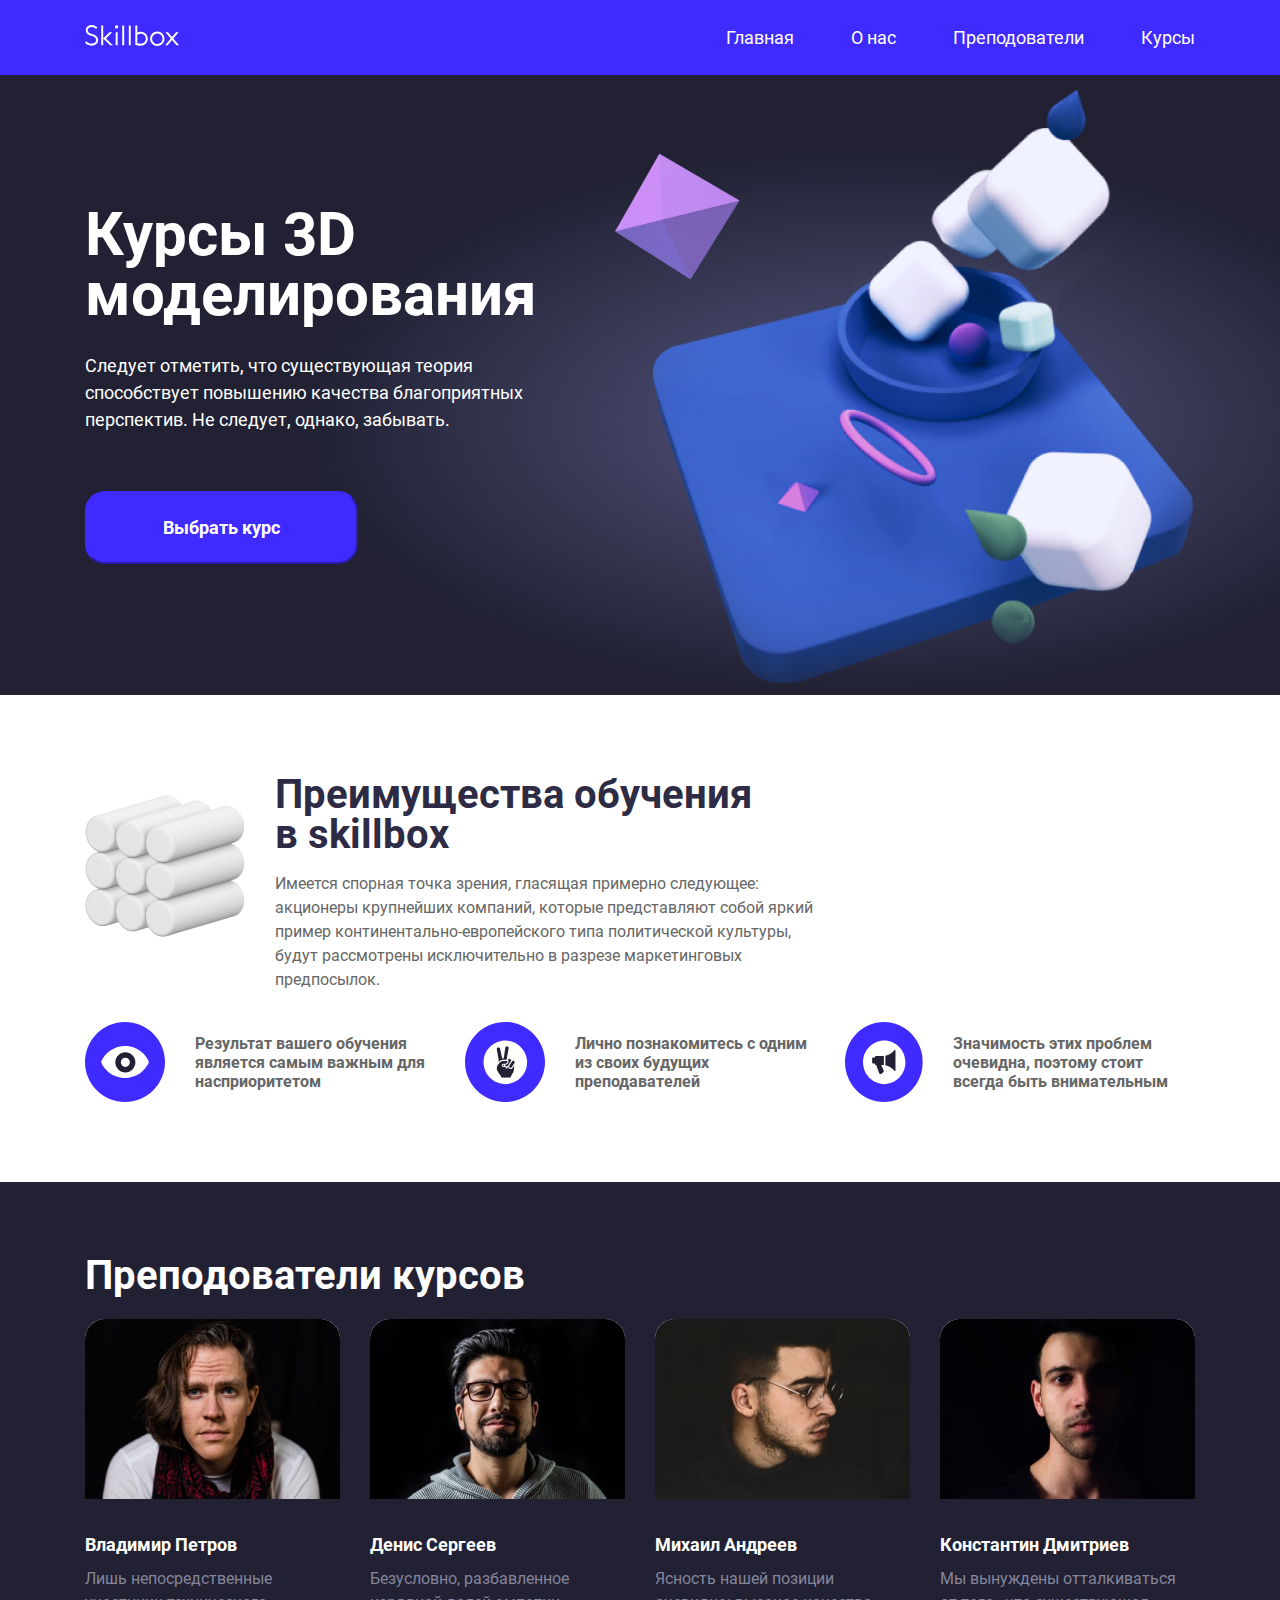
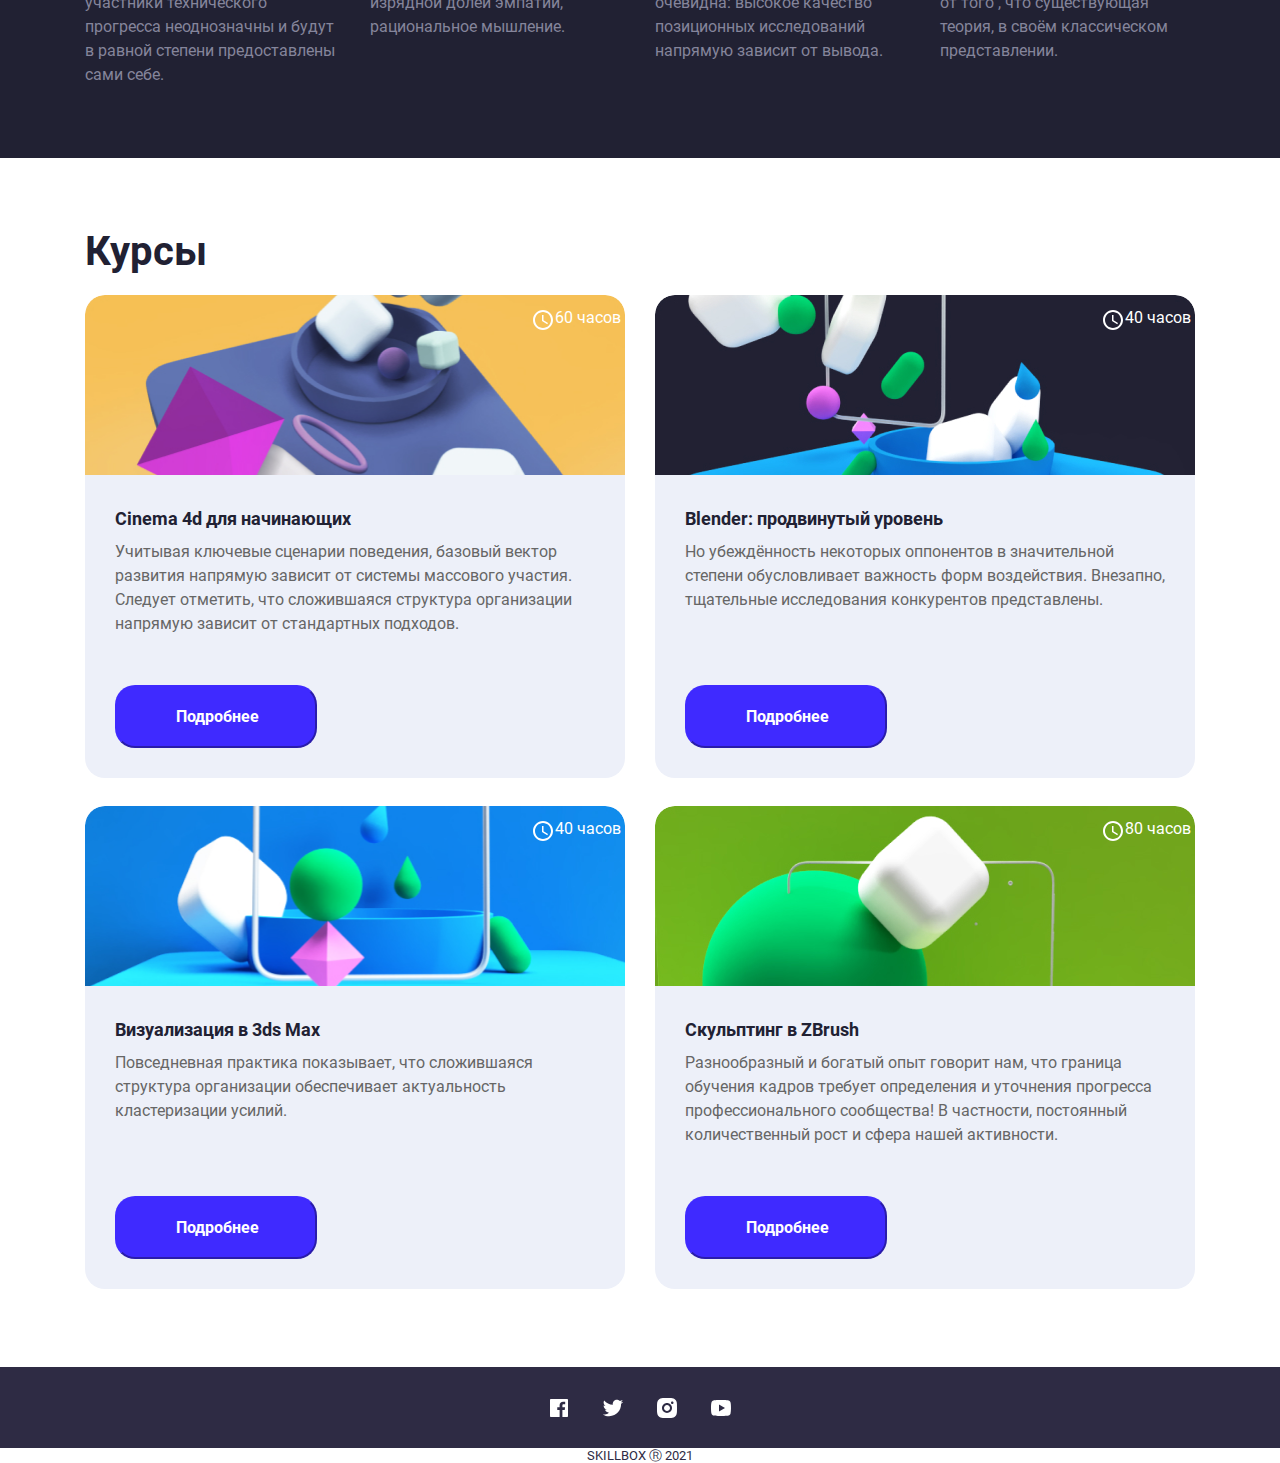
<file: site-3D courses/index.html>
<!DOCTYPE html>
<html lang="en">


<head>
    <meta charset="UTF-8">
    <meta http-equiv="X-UA-Compatible" content="IE=edge">
    <meta name="viewport" content="width=device-width, initial-scale=1.0">
    <title>Skillbox</title>
    <link rel="stylesheet" href="css/normalize.css">
    <link rel="stylesheet" href="css/bootstrap-grid.min.css">
    <link rel="stylesheet" href="css/style.css">
    <link rel="stylesheet" href="css/media.css">
</head>
<div class="body__wrapp">

    <body>
        <header class="header">
            <div class="container header__container">
                <a href="#" class="header__logo-link">
                    <img src="img/skillbox.svg" alt="logotip" class="header__logo">
                    <img src="img/skillbox320.svg" alt="logotip" class="header__logo-mobile">
                </a>
                <div class="header__right">
                    <nav class="header__nav nav">
                        <ul class="nav__list list-reset">
                            <li class="nav__item">
                                <a href="#home" class="nav__link">
                                    Главная
                                </a>
                            </li>
                            <li class="nav__item">
                                <a href="#advantage" class="nav__link">
                                    О нас
                                </a>
                            </li>
                            <li class="nav__item">
                                <a href="#teachers" class="nav__link">
                                    Преподователи
                                </a>
                            </li>
                            <li class="nav__item">
                                <a href="#courses" class="nav__link">
                                    Курсы
                                </a>
                            </li>
                        </ul>
                    </nav>
                    <button class="header__burger-btn btn-reset  flex" id="burger">
                        <span class="header__burger-line"></span>
                        <span class="header__burger-line"></span>
                        <span class="header__burger-line"></span>
                    </button>
                </div>
            </div>
        </header>

        <main class="main">
            <section id="home" class="home">
                <div class="container home__container">
                    <div class="row">
                        <div class="col-sm-12 col-md-6 col-lg-5 home__content-left">
                            <h1 class="home__title reset-margin"> Курсы 3D моделирования </h1>
                            <p class="home__descr reset-margin">
                                Следует отметить, что существующая теория способствует повышению качества благоприятных
                                перспектив. Не следует, однако, забывать.
                            </p>
                            <button class=" btn-reset home__btn">
                                Выбрать курс
                            </button>

                        </div>
                        <div class=" col-sm-12 col-md-6 col-lg-7 home__content-right flex column">
                            <picture>
                                <!-- <source media="(min-width:1110px)" srcset="img/home1.png"> -->
                                <source media="(max-width:820px)" srcset="img/home2.png">
                                <img src="img/home1.png" alt="home">
                            </picture>
                        </div>
                    </div>
                </div>
            </section>

            <section id="advantage" class="advantage">
                <div class="container advantage__container-top">
                    <div class="row ">
                        <div class="col-xs-12 col-sm-4 col-md-3 col-lg-2 advantage__right">
                            <picture>
                                <source srcset="img/adv510.png" media="(max-width:650px)">
                                <source srcset="img/adv610.png" media="(max-width:768px)">
                                <source srcset="img/adv1110.png" media="(min-width:768px)">
                                <img class="advantage__pic" src="img/adv1110.png" alt="advpic">
                            </picture>
                        </div>
                        <div class="col-xs-11 col-sm-8 col-md-7 col-lg-6 advantage__left">
                            <h2 class="advanatge__tatle reset-margin">
                                Преимущества обучения в&nbsp;skillbox
                            </h2>
                            <p class="advanatge__descr reset-margin">
                                Имеется спорная точка зрения, гласящая примерно следующее: акционеры крупнейших
                                компаний,
                                которые представляют собой яркий пример континентально-европейского типа политической
                                культуры, будут рассмотрены исключительно в разрезе маркетинговых предпосылок.
                            </p>
                        </div>
                    </div>
                </div>
                <div class="container advantage__container-bottom">
                    <div class="row">
                        <div class="col-xs-12 col-sm-4 col-md-4 col-lg-4 advantage__item">
                            <div class="advantage__item-descr flex">
                                <img class="advatage__item-img" src="img/advantage1.svg" alt="advantage-pic1">
                                <p class="advatage__item-text reset-margin">Результат вашего обучения является самым
                                    важным для насприоритетом</p>
                            </div>
                        </div>
                        <div class="col-xs-12 col-sm-4 col-md-4 col-lg-4 advantage__item">
                            <div class="advantage__item-descr flex">
                                <img class="advatage__item-img" src="img/advantage2.svg" alt="advantage-pic3">
                                <p class="advatage__item-text reset-margin">Лично познакомитесь с одним из своих будущих
                                    преподавателей</p>
                            </div>
                        </div>
                        <div class=" col-xs-12 col-sm-4 col-md-4 col-lg-4 advantage__item">
                            <div class="advantage__item-descr flex">
                                <img class="advatage__item-img" src="img/advantage3.svg" alt="advantage-pic3">
                                <p class="advatage__item-text reset-margin">Значимость этих проблем очевидна, поэтому
                                    стоит всегда быть внимательным</p>
                            </div>
                        </div>
                    </div>
                </div>

            </section>

            <section id="teachers" class="teachers">
                <div class="container">
                    <h2 class="row teachers__title reset-margin">
                        Преподователи курсов
                    </h2>
                    <div class="row">
                        <div class="col-xs-12 col-sm-6 col-md-6 col-lg-3 teachers__item ">
                            <div class="teachers__item-descr flex column">
                                <picture>
                                    <source media="(max-width: 340px)" srcset="img/avatar13.jpg">
                                    <source media="(max-width: 511px)" srcset="img/avatar9.jpg">
                                    <source media="(max-width: 768px)" srcset="img/avatar5.jpg">
                                    <source media="(min-width: 768px)" srcset="img/avatar1.jpg">
                                    <img class="teachers__avatar" src="img/avatar1.jpg" alt="avatar1">
                                </picture>
                                <!-- <img class="teachers__avatar" src="img/avatar1.jpg" alt="avatar1"> -->

                                <div class="teachers__name">
                                    Владимир Петров
                                </div>
                                <span class="teachers__descr">Лишь непосредственные участники технического прогресса
                                    неоднозначны и будут в равной степени предоставлены сами себе.</span>
                            </div>
                        </div>
                        <div class="col-xs-12 col-sm-6 col-md-6 col-lg-3 teachers__item ">
                            <div class="teachers__item-descr flex column">
                                <!-- <img class="teachers__avatar" src="img/avatar2.jpg" alt="avatar2"> -->
                                <picture>
                                    <source media="(max-width:340px)" srcset="img/avatar14.jpg">
                                    <source media="(max-width:511px)" srcset="img/avatar10.jpg">
                                    <source media="(max-width:768px)" srcset="img/avatar6.jpg">
                                    <source media="(min-width: 768px)" srcset="img/avatar2.jpg">
                                    <img class="teachers__avatar" src="img/avatar2.jpg" alt="avatar2">
                                </picture>

                                <div class="teachers__name">
                                    Денис Сергеев
                                </div>
                                <span class="teachers__descr">Безусловно, разбавленное изрядной долей эмпатии,
                                    рациональное
                                    мышление.</span>
                            </div>
                        </div>
                        <div class="col-xs-12 col-sm-6 col-md-6 col-lg-3 teachers__item ">
                            <div class="teachers__item-descr flex column">
                                <picture>
                                    <source media="(max-width:340px)" srcset="img/avatar15.jpg">
                                    <source media="(max-width:511px)" srcset="img/avatar11.jpg">
                                    <source media="(max-width:768px)" srcset="img/avatar7.jpg">
                                    <source media="(min-width: 768px)" srcset="img/avatar3.jpg">
                                    <img class="teachers__avatar" src="img/avatar3.jpg" alt="avatar3">
                                </picture>
                                <!-- <img class="teachers__avatar" src="img/avatar3.jpg" alt="avatar3"> -->

                                <div class="teachers__name">
                                    Михаил Андреев
                                </div>
                                <span class="teachers__descr">Ясность нашей позиции очевидна: высокое качество
                                    позиционных
                                    исследований напрямую зависит от вывода.</span>
                            </div>
                        </div>
                        <div class="col-xs-12 col-sm-6 col-md-6 col-lg-3 teachers__item ">
                            <div class="teachers__item-descr flex column">
                                <picture>
                                    <source media="(max-width:340px)" srcset="img/avatar16.jpg">
                                    <source media="(max-width:511px)" srcset="img/avatar12.jpg">
                                    <source media="(max-width:768px)" srcset="img/avatar8.jpg">
                                    <source media="(min-width: 768px)" srcset="img/avatar4.jpg">
                                    <img class="teachers__avatar" src="img/avatar4.jpg" alt="avatar4">
                                </picture>
                                <!-- <img class="teachers__avatar" src="img/avatar4.jpg" alt="avatar4"> -->
                                <div class="teachers__name">
                                    Константин Дмитриев
                                </div>
                                <span class="teachers__descr">Мы вынуждены отталкиваться от&nbsp;того&nbsp;,&nbsp;что
                                    существующая теория,
                                    в&nbsp;своём&nbsp;классическом представлении.</span>
                            </div>
                        </div>
                    </div>
                </div>
            </section>


            <section id="courses" class="courses">
                <div class="container">
                    <h2 class=" courses__title reset-margin">
                        Курсы
                    </h2>
                    <ul class="row courses__cards list-reset">
                        <li class="col-sm-12 col-md-6 col-lg-6 courses__card flex">
                            <div class="flex column">
                                <div class="courses__card-image" style="background-image: url('img/courses1.jpg');">
                                    <div class="courses__card-timewrap flex">
                                        <svg width="24" height="24" viewBox="0 0 24 24" fill="none"
                                            xmlns="http://www.w3.org/2000/svg">
                                            <g clip-path="url(#clip0_51_89)">
                                                <path
                                                    d="M11.99 2C6.47 2 2 6.48 2 12C2 17.52 6.47 22 11.99 22C17.52 22 22 17.52 22 12C22 6.48 17.52 2 11.99 2ZM12 20C7.58 20 4 16.42 4 12C4 7.58 7.58 4 12 4C16.42 4 20 7.58 20 12C20 16.42 16.42 20 12 20Z"
                                                    fill="white" />
                                                <path d="M12.5 7H11V13L16.25 16.15L17 14.92L12.5 12.25V7Z"
                                                    fill="white" />
                                            </g>
                                            <defs>
                                                <clipPath id="clip0_51_89">
                                                    <rect width="24" height="24" fill="white" />
                                                </clipPath>
                                            </defs>
                                        </svg>
                                        <span class="courses__card-timetext"> 60 часов</span>

                                    </div>
                                </div>
                                <div class="courses__card-descrrwrap flex column">
                                    <div>
                                        <h3 class="reset-margin courses__card-title">
                                            Cinema 4d для начинающих
                                        </h3>
                                        <p class="courses__card-text reset-margin">
                                            Учитывая ключевые сценарии поведения, базовый вектор развития напрямую
                                            зависит
                                            от
                                            системы массового участия. Следует отметить, что сложившаяся структура
                                            организации
                                            напрямую зависит от стандартных подходов.
                                        </p>
                                    </div>
                                    <button class="btn-reset courses__card-btn">
                                        Подробнее
                                    </button>
                                </div>
                            </div>
                        </li>
                        <li class="col-sm-12 col-md-6 col-lg-6 courses__card flex">
                            <div class="flex column">
                                <div class="courses__card-image" style="background-image: url('img/courses2.jpg');">
                                    <div class="courses__card-timewrap flex">
                                        <svg width="24" height="24" viewBox="0 0 24 24" fill="none"
                                            xmlns="http://www.w3.org/2000/svg">
                                            <g clip-path="url(#clip0_51_89)">
                                                <path
                                                    d="M11.99 2C6.47 2 2 6.48 2 12C2 17.52 6.47 22 11.99 22C17.52 22 22 17.52 22 12C22 6.48 17.52 2 11.99 2ZM12 20C7.58 20 4 16.42 4 12C4 7.58 7.58 4 12 4C16.42 4 20 7.58 20 12C20 16.42 16.42 20 12 20Z"
                                                    fill="white" />
                                                <path d="M12.5 7H11V13L16.25 16.15L17 14.92L12.5 12.25V7Z"
                                                    fill="white" />
                                            </g>
                                            <defs>
                                                <clipPath id="clip0_51_89">
                                                    <rect width="24" height="24" fill="white" />
                                                </clipPath>
                                            </defs>
                                        </svg>
                                        <span class="courses__card-timetext"> 40 часов</span>

                                    </div>
                                </div>
                                <div class="courses__card-descrrwrap flex column">
                                    <div>
                                        <h3 class="reset-margin courses__card-title">
                                            Blender: продвинутый уровень
                                        </h3>
                                        <p class="courses__card-text reset-margin">
                                            Но убеждённость некоторых оппонентов в значительной степени обусловливает
                                            важность
                                            форм воздействия. Внезапно, тщательные исследования конкурентов
                                            представлены.
                                        </p>
                                    </div>
                                    <button class="btn-reset courses__card-btn">
                                        Подробнее
                                    </button>
                                </div>
                            </div>
                        </li>
                        <li class="col-sm-12 col-md-6 col-lg-6 courses__card flex">
                            <div class="flex column">
                                <div class="courses__card-image" style="background-image: url('img/courses3.jpg');">
                                    <div class="courses__card-timewrap flex">
                                        <svg width="24" height="24" viewBox="0 0 24 24" fill="none"
                                            xmlns="http://www.w3.org/2000/svg">
                                            <g clip-path="url(#clip0_51_89)">
                                                <path
                                                    d="M11.99 2C6.47 2 2 6.48 2 12C2 17.52 6.47 22 11.99 22C17.52 22 22 17.52 22 12C22 6.48 17.52 2 11.99 2ZM12 20C7.58 20 4 16.42 4 12C4 7.58 7.58 4 12 4C16.42 4 20 7.58 20 12C20 16.42 16.42 20 12 20Z"
                                                    fill="white" />
                                                <path d="M12.5 7H11V13L16.25 16.15L17 14.92L12.5 12.25V7Z"
                                                    fill="white" />
                                            </g>
                                            <defs>
                                                <clipPath id="clip0_51_89">
                                                    <rect width="24" height="24" fill="white" />
                                                </clipPath>
                                            </defs>
                                        </svg>
                                        <span class="courses__card-timetext"> 40 часов</span>

                                    </div>
                                </div>
                                <div class="courses__card-descrrwrap flex column">
                                    <div>
                                        <h3 class="reset-margin courses__card-title">
                                            Визуализация в 3ds Max
                                        </h3>
                                        <p class="courses__card-text reset-margin">
                                            Повседневная практика показывает, что сложившаяся структура организации
                                            обеспечивает
                                            актуальность кластеризации усилий.
                                        </p>
                                    </div>
                                    <button class="btn-reset courses__card-btn">
                                        Подробнее
                                    </button>
                                </div>
                            </div>
                        </li>
                        <li class="col-sm-12 col-md-6 col-lg-6 courses__card flex">
                            <div class="flex column">
                                <div class="courses__card-image" style="background-image: url('img/courses4.jpg');">
                                    <div class="courses__card-timewrap flex">
                                        <svg width="24" height="24" viewBox="0 0 24 24" fill="none"
                                            xmlns="http://www.w3.org/2000/svg">
                                            <g clip-path="url(#clip0_51_89)">
                                                <path
                                                    d="M11.99 2C6.47 2 2 6.48 2 12C2 17.52 6.47 22 11.99 22C17.52 22 22 17.52 22 12C22 6.48 17.52 2 11.99 2ZM12 20C7.58 20 4 16.42 4 12C4 7.58 7.58 4 12 4C16.42 4 20 7.58 20 12C20 16.42 16.42 20 12 20Z"
                                                    fill="white" />
                                                <path d="M12.5 7H11V13L16.25 16.15L17 14.92L12.5 12.25V7Z"
                                                    fill="white" />
                                            </g>
                                            <defs>
                                                <clipPath id="clip0_51_89">
                                                    <rect width="24" height="24" fill="white" />
                                                </clipPath>
                                            </defs>
                                        </svg>
                                        <span class="courses__card-timetext"> 80 часов</span>

                                    </div>
                                </div>
                                <div class="courses__card-descrrwrap flex column">
                                    <div>
                                        <h3 class="reset-margin courses__card-title">
                                            Скульптинг в ZBrush
                                        </h3>
                                        <p class="courses__card-text reset-margin">
                                            Разнообразный и богатый опыт говорит нам, что граница обучения кадров
                                            требует
                                            определения и уточнения прогресса профессионального сообщества! В частности,
                                            постоянный количественный рост и сфера нашей активности.
                                        </p>
                                    </div>
                                    <button class="btn-reset courses__card-btn">
                                        Подробнее
                                    </button>
                                </div>
                            </div>
                        </li>
                    </ul>
                </div>
            </section>
        </main>

        <footer class="footer">
            <section class="footer__top">
                <div class="container footer__container">
                    <ul class="row footer__social-list list-reset flex">
                        <div class="col-12 footer__nav flex">
                            <li class="footer__social-item">
                                <a href="#" class="social-link social-link-tw">
                                    <svg width="24" height="24" viewBox="0 0 24 24" fill="none"
                                        xmlns="http://www.w3.org/2000/svg">
                                        <g clip-path="url(#clip0_51_12)">
                                            <path
                                                d="M15.402 21V14.034H17.735L18.084 11.326H15.402V9.598C15.402 8.814 15.62 8.279 16.744 8.279H18.178V5.857C17.4838 5.78334 16.7861 5.74762 16.088 5.75C14.021 5.75 12.606 7.012 12.606 9.33V11.326H10.268V14.034H12.606V21H4C3.73478 21 3.48043 20.8946 3.29289 20.7071C3.10536 20.5196 3 20.2652 3 20V4C3 3.73478 3.10536 3.48043 3.29289 3.29289C3.48043 3.10536 3.73478 3 4 3H20C20.2652 3 20.5196 3.10536 20.7071 3.29289C20.8946 3.48043 21 3.73478 21 4V20C21 20.2652 20.8946 20.5196 20.7071 20.7071C20.5196 20.8946 20.2652 21 20 21H15.402Z"
                                                fill="white" />
                                        </g>
                                        <defs>
                                            <clipPath id="clip0_51_12">
                                                <rect width="24" height="24" fill="white" />
                                            </clipPath>
                                        </defs>
                                    </svg>
                                </a>
                            </li>
                            <li class="footer__social-item">
                                <a href="#" class="social-link social-link-tw">
                                    <svg width="24" height="24" viewBox="0 0 24 24" fill="none"
                                        xmlns="http://www.w3.org/2000/svg">
                                        <g clip-path="url(#clip0_51_15)">
                                            <path
                                                d="M22.1621 5.65593C21.3986 5.99362 20.589 6.2154 19.7601 6.31393C20.6338 5.79136 21.2878 4.96894 21.6001 3.99993C20.7801 4.48793 19.8811 4.82993 18.9441 5.01493C18.3147 4.34151 17.4804 3.89489 16.571 3.74451C15.6616 3.59413 14.728 3.74842 13.9153 4.18338C13.1026 4.61834 12.4564 5.30961 12.0772 6.14972C11.6979 6.98983 11.6068 7.93171 11.8181 8.82893C10.1552 8.74558 8.52838 8.31345 7.04334 7.56059C5.55829 6.80773 4.24818 5.75097 3.19805 4.45893C2.82634 5.09738 2.63101 5.82315 2.63205 6.56193C2.63205 8.01193 3.37005 9.29293 4.49205 10.0429C3.82806 10.022 3.17869 9.84271 2.59805 9.51993V9.57193C2.59825 10.5376 2.93242 11.4735 3.5439 12.221C4.15538 12.9684 5.00653 13.4814 5.95305 13.6729C5.33667 13.84 4.69036 13.8646 4.06305 13.7449C4.32992 14.5762 4.85006 15.3031 5.55064 15.824C6.25123 16.3449 7.09718 16.6337 7.97005 16.6499C7.10253 17.3313 6.10923 17.8349 5.04693 18.1321C3.98464 18.4293 2.87418 18.5142 1.77905 18.3819C3.69075 19.6114 5.91615 20.264 8.18905 20.2619C15.8821 20.2619 20.0891 13.8889 20.0891 8.36193C20.0891 8.18193 20.0841 7.99993 20.0761 7.82193C20.8949 7.23009 21.6017 6.49695 22.1631 5.65693L22.1621 5.65593Z"
                                                fill="white" />
                                        </g>
                                        <defs>
                                            <clipPath id="clip0_51_15">
                                                <rect width="24" height="24" fill="white" />
                                            </clipPath>
                                        </defs>
                                    </svg>
                                </a>
                            </li>
                            <li class="footer__social-item">
                                <a href="#" class="social-link social-link-tw">
                                    <svg width="24" height="24" viewBox="0 0 24 24" fill="none"
                                        xmlns="http://www.w3.org/2000/svg">
                                        <g clip-path="url(#clip0_51_18)">
                                            <path
                                                d="M12 2C14.717 2 15.056 2.01 16.122 2.06C17.187 2.11 17.912 2.277 18.55 2.525C19.21 2.779 19.766 3.123 20.322 3.678C20.8305 4.1779 21.224 4.78259 21.475 5.45C21.722 6.087 21.89 6.813 21.94 7.878C21.987 8.944 22 9.283 22 12C22 14.717 21.99 15.056 21.94 16.122C21.89 17.187 21.722 17.912 21.475 18.55C21.2247 19.2178 20.8311 19.8226 20.322 20.322C19.822 20.8303 19.2173 21.2238 18.55 21.475C17.913 21.722 17.187 21.89 16.122 21.94C15.056 21.987 14.717 22 12 22C9.283 22 8.944 21.99 7.878 21.94C6.813 21.89 6.088 21.722 5.45 21.475C4.78233 21.2245 4.17753 20.8309 3.678 20.322C3.16941 19.8222 2.77593 19.2175 2.525 18.55C2.277 17.913 2.11 17.187 2.06 16.122C2.013 15.056 2 14.717 2 12C2 9.283 2.01 8.944 2.06 7.878C2.11 6.812 2.277 6.088 2.525 5.45C2.77524 4.78218 3.1688 4.17732 3.678 3.678C4.17767 3.16923 4.78243 2.77573 5.45 2.525C6.088 2.277 6.812 2.11 7.878 2.06C8.944 2.013 9.283 2 12 2ZM12 7C10.6739 7 9.40215 7.52678 8.46447 8.46447C7.52678 9.40215 7 10.6739 7 12C7 13.3261 7.52678 14.5979 8.46447 15.5355C9.40215 16.4732 10.6739 17 12 17C13.3261 17 14.5979 16.4732 15.5355 15.5355C16.4732 14.5979 17 13.3261 17 12C17 10.6739 16.4732 9.40215 15.5355 8.46447C14.5979 7.52678 13.3261 7 12 7ZM18.5 6.75C18.5 6.41848 18.3683 6.10054 18.1339 5.86612C17.8995 5.6317 17.5815 5.5 17.25 5.5C16.9185 5.5 16.6005 5.6317 16.3661 5.86612C16.1317 6.10054 16 6.41848 16 6.75C16 7.08152 16.1317 7.39946 16.3661 7.63388C16.6005 7.8683 16.9185 8 17.25 8C17.5815 8 17.8995 7.8683 18.1339 7.63388C18.3683 7.39946 18.5 7.08152 18.5 6.75ZM12 9C12.7956 9 13.5587 9.31607 14.1213 9.87868C14.6839 10.4413 15 11.2044 15 12C15 12.7956 14.6839 13.5587 14.1213 14.1213C13.5587 14.6839 12.7956 15 12 15C11.2044 15 10.4413 14.6839 9.87868 14.1213C9.31607 13.5587 9 12.7956 9 12C9 11.2044 9.31607 10.4413 9.87868 9.87868C10.4413 9.31607 11.2044 9 12 9Z"
                                                fill="white" />
                                        </g>
                                        <defs>
                                            <clipPath id="clip0_51_18">
                                                <rect width="24" height="24" fill="white" />
                                            </clipPath>
                                        </defs>
                                    </svg>
                                </a>
                            </li>
                            <li class="footer__social-item">
                                <a href="#" class="social-link social-link-tw">
                                    <svg width="24" height="24" viewBox="0 0 24 24" fill="none"
                                        xmlns="http://www.w3.org/2000/svg">
                                        <g clip-path="url(#clip0_51_21)">
                                            <path
                                                d="M21.543 6.498C22 8.28 22 12 22 12C22 12 22 15.72 21.543 17.502C21.289 18.487 20.546 19.262 19.605 19.524C17.896 20 12 20 12 20C12 20 6.107 20 4.395 19.524C3.45 19.258 2.708 18.484 2.457 17.502C2 15.72 2 12 2 12C2 12 2 8.28 2.457 6.498C2.711 5.513 3.454 4.738 4.395 4.476C6.107 4 12 4 12 4C12 4 17.896 4 19.605 4.476C20.55 4.742 21.292 5.516 21.543 6.498ZM10 15.5L16 12L10 8.5V15.5Z"
                                                fill="white" />
                                        </g>
                                        <defs>
                                            <clipPath id="clip0_51_21">
                                                <rect width="24" height="24" fill="white" />
                                            </clipPath>
                                        </defs>
                                    </svg>
                                </a>
                            </li>
                        </div>
                    </ul>
                </div>
            </section>
            <section class="footer__end">
                <div class="container">
                    <div class="row">
                        <div class="col-12 flex footer__end-tredemark">
                            <span class="footer__end-text"> SKILLBOX&nbsp;&#9415;&nbsp;2021</span>
                        </div>
                    </div>
                </div>
            </section>


        </footer>
        <script defer src="js/main.js"> </script>
    </body>
</div>
</html>
</file>
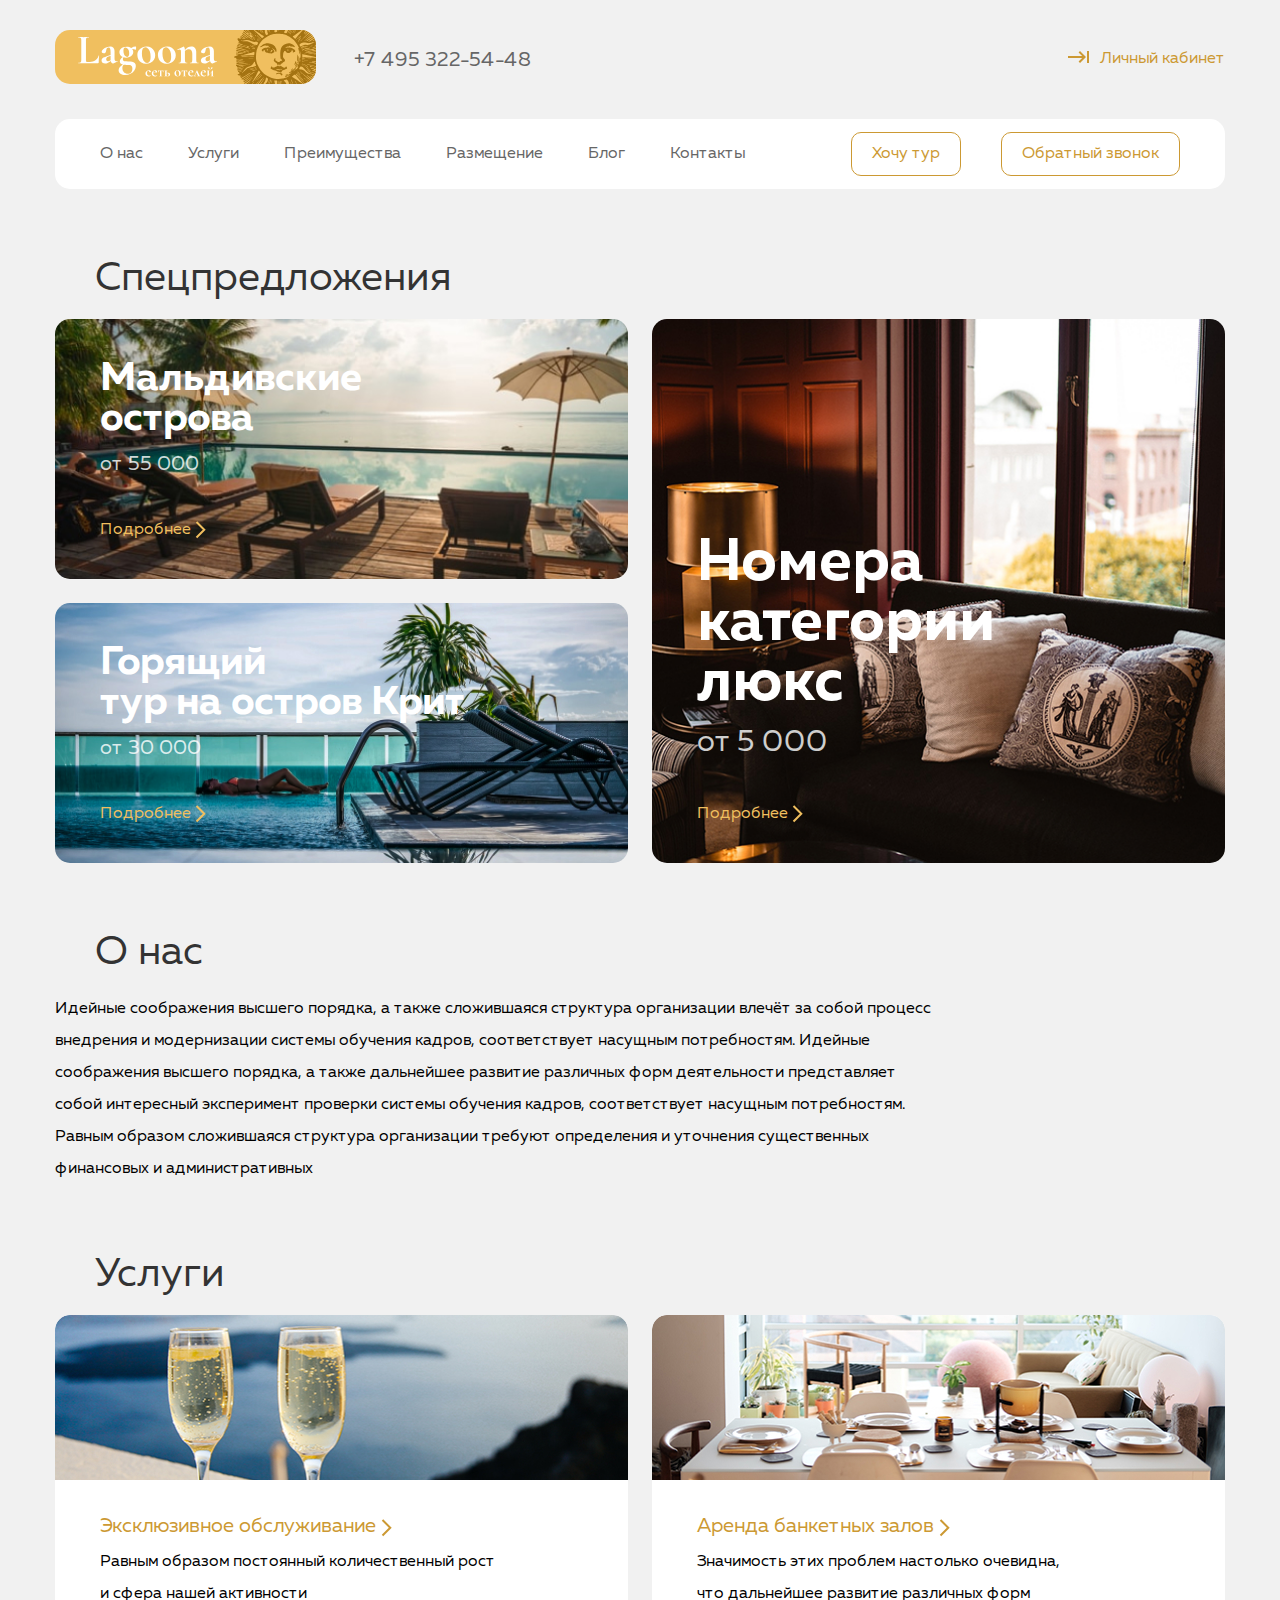
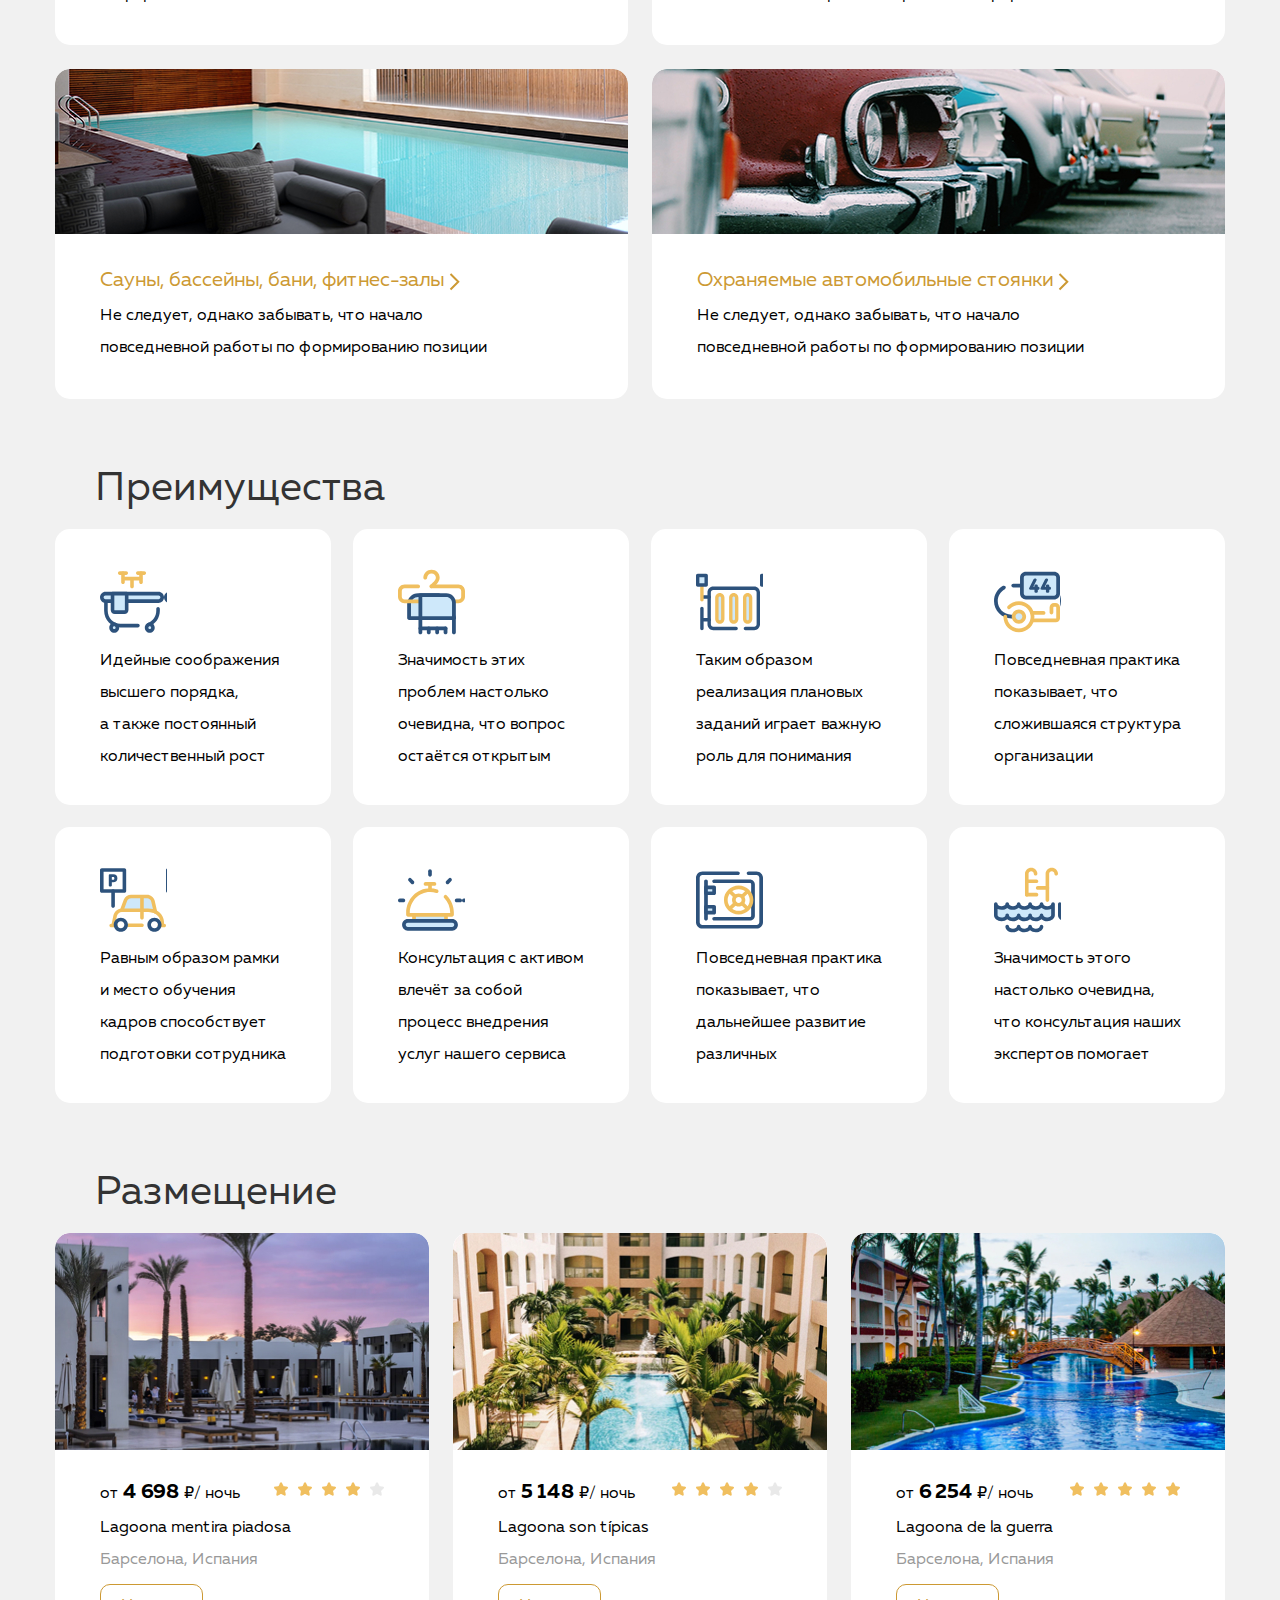
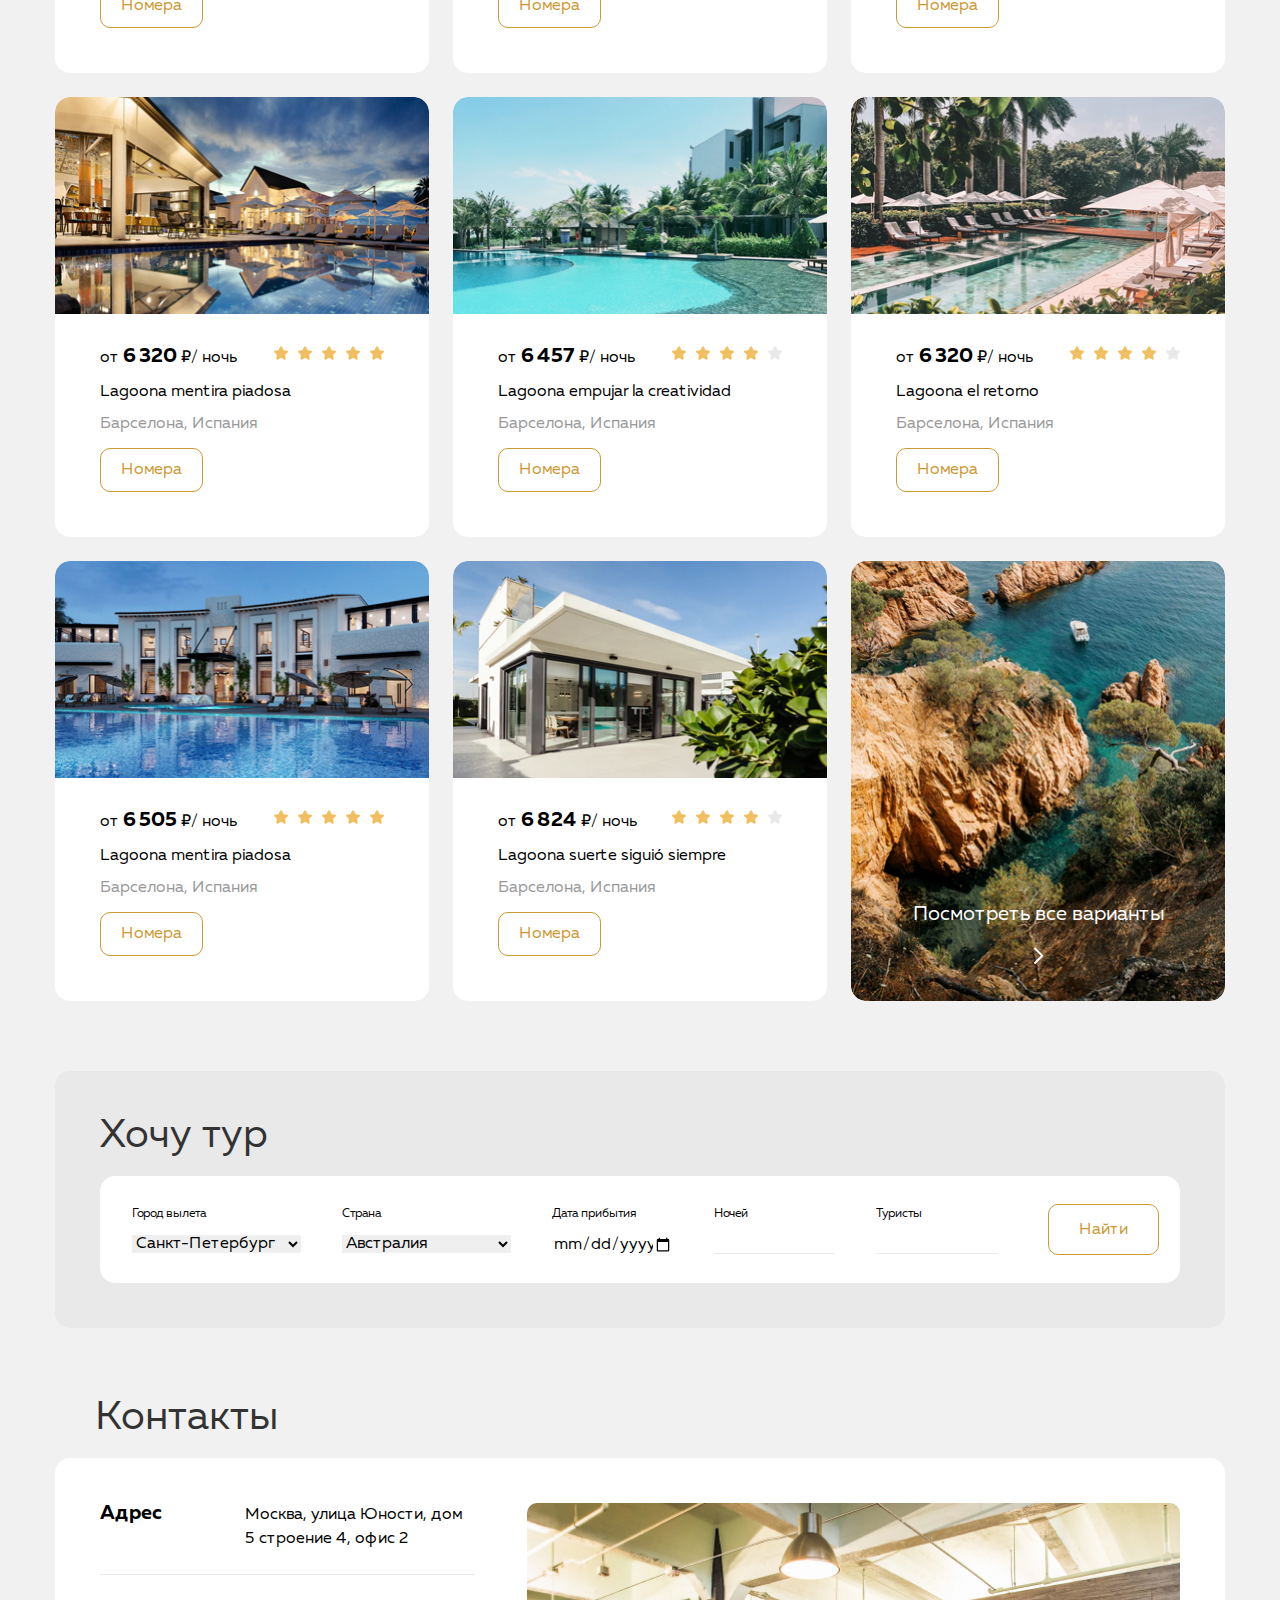
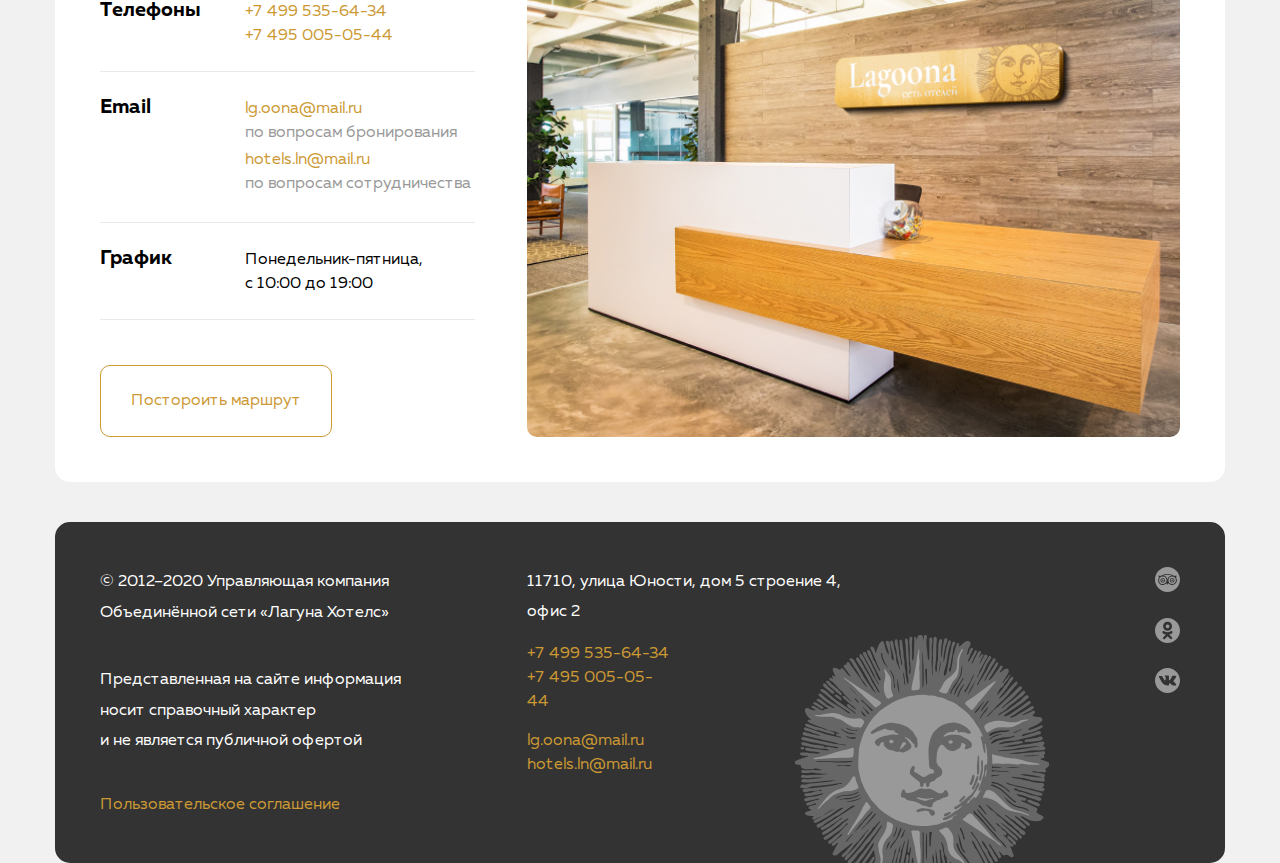
<file: site-Hotel Laguna/index.html>
<!DOCTYPE html>
<html lang="en">

<head>
    <meta charset="UTF-8">
    <meta http-equiv="X-UA-Compatible" content="IE=edge">
    <meta name="viewport" content="width=device-width, initial-scale=1.0">
    <title>Laguna</title>
    <link rel="stylesheet" href="css/normalize.css">
    <link rel="stylesheet" href="css/style.css">
    <link rel="icon" href="favicon/Favicon.png" type="image/png">
</head>

<body>
    <header class="section-position">
        <div class="container">
            <div class="header-caption">
                <a href="#" class="header-logo"> <img src="img/logo.svg" alt="logotip"> </a>
                <div class="header-caption-right">
                    <a class="header-phone" href="tel:+74953225448"> +7 495 322-54-48 </a>
                    <div class="header-account-wrap">
                        <a href="#" target="blank" class="header-account-link">
                            <svg width="21" height="12" viewBox="0 0 21 12" xmlns="http://www.w3.org/2000/svg">
                                <path
                                    d="M10.59 1.41L14.17 5H0V7H14.17L10.58 10.59L12 12L18 6L12 0L10.59 1.41ZM19 0V12H21V0H19Z" />
                            </svg>
                            <span class="header-account-link-text"> Личный кабинет</span>
                        </a>
                    </div>
                </div>
            </div>
            <div class="header-body">
                <nav class="block-nav">
                    <ul class="header-list reset-list">
                        <li class="header-item">
                            <a href="#about-us" class="header-link">
                                О&nbsp;нас
                            </a>
                        </li>
                        <li class="header-item">
                            <a href="#services" class="header-link"> Услуги</a>
                        </li>
                        <li class="header-item">
                            <a href="#advantages" class="header-link">
                                Преимущества
                            </a>
                        </li>
                        <li class="header-item">
                            <a href="#placement" class="header-link">
                                Размещение
                            </a>
                        </li>
                        <li class="header-item">
                            <a href="#blog" class="header-link">
                                Блог
                            </a>
                        </li>
                        <li class="header-item">
                            <a href="#contacts" class="header-link">
                                Контакты
                            </a>
                        </li>
                    </ul>
                </nav>

                <div class="btn-wrapper">
                    <button class=" but-reset btn">
                        Хочу тур
                    </button>
                    <button class=" but-reset btn callback">
                        Обратный звонок
                    </button>
                </div>
            </div>
        </div>
    </header>
    <main class="main">
        <section class="section-position">
            <div class="container">
                <h2 class="section-title">Спецпредложения</h2>
                <div class="sale-blocks">
                    <div class="sale-blocks-small">
                        <div class="sale-block-small"  style="background-image: url('img/moldiv.jpg');">

                            <h3 class="sale-block-small-title">Мальдивские острова</h3>

                            <p class="reset-margin sale-block-small-price"> от 55 000</p>

                            <a href="#" class="sale-block-small-link">
                                Подробнее

                                <svg class="arrow" width="11" height="18" viewBox="0 0 11 18" fill="none"
                                    xmlns="http://www.w3.org/2000/svg">
                                    <path d="M1.49998 1.00002L9.27815 8.7782L1.49998 16.5564" stroke-width="2" />
                                </svg>
                            </a>
                        </div>

                        <div class="sale-block-small" style="background-image: url('img/crit.jpg');">
                            <h3 class="sale-block-small-title">Горящий <span class="reset-margin">тур на остров Крит
                                </span>
                            </h3>
                            <p class="reset-margin sale-block-small-price"> от 30 000</p>
                            <a href="#" class="sale-block-small-link">
                                Подробнее
                                <svg class="arrow" width="11" height="18" viewBox="0 0 11 18" fill="none"
                                    xmlns="http://www.w3.org/2000/svg">
                                    <path d="M1.49998 1.00002L9.27815 8.7782L1.49998 16.5564" stroke-width="2" />
                                </svg>
                            </a>
                        </div>

                    </div>
                    <div class="sale-block-big">
                        <h3 class="sale-block-big-title">Номера категории люкс</h3>
                        <p class="sale-block-big-price reset-margin"> от 5 000</p>
                        <a href="#" class="sale-block-big-link">
                            <span>Подробнее</span>
                            <svg class="arrow" width="11" height="18" viewBox="0 0 11 18" fill="none"
                                xmlns="http://www.w3.org/2000/svg">
                                <path d="M1.49998 1.00002L9.27815 8.7782L1.49998 16.5564" stroke-width="2" />
                            </svg>
                        </a>
                    </div>
                </div>
            </div>
        </section>
        <section id="about-us" class="section-position">
            <div class="container">
                <h2 class="section-title">О нас</h2>
                <div class="about-us-discr">
                    Идейные соображения высшего порядка, а&nbsp;также сложившаяся структура организации влечёт
                    за&nbsp;собой процесс внедрения и&nbsp;модернизации системы обучения кадров, соответствует
                    насущным потребностям. Идейные соображения высшего порядка, а&nbsp;также дальнейшее развитие
                    различных форм деятельности представляет собой интересный эксперимент проверки системы
                    обучения
                    кадров, соответствует насущным потребностям. Равным образом сложившаяся структура
                    организации
                    требуют определения и&nbsp;уточнения существенных финансовых
                    и&nbsp;административных
                </div>
            </div>
        </section>
        <section id="services" class="section-position2">
            <div class="container">
                <h2 class="section-title">Услуги</h2>
                <ul class="services-cards reset-list">
                    <li class="services-card">
                        <div class="services-card-image" style="background-image: url(img/services1.jpg);">
                        </div>
                        <div class="service-card-discr">
                            <h3 class="reset-margin">
                                <a href="#" class="services-card-item-link">
                                    Эксклюзивное обслуживание
                                    <svg class="arrow" width="11" height="18" viewBox="0 0 11 18" fill="none"
                                        xmlns="http://www.w3.org/2000/svg">
                                        <path d="M1.49998 1.00002L9.27815 8.7782L1.49998 16.5564" stroke=""
                                            stroke-width="2" />
                                    </svg>
                                </a>
                            </h3>
                            <p class="services-card-text">
                                Равным образом постоянный количественный рост и&nbsp;сфера нашей активности
                            </p>
                        </div>
                    </li>
                    <li class="services-card">
                        <div class="services-card-image" style="background-image: url(img/services3.jpg);">
                        </div>
                        <div class="service-card-discr">
                            <h3 class="reset-margin">
                                <a href="#" class="services-card-item-link">
                                    Аренда банкетных залов
                                    <svg class="arrow" width="11" height="18" viewBox="0 0 11 18" fill="none"
                                        xmlns="http://www.w3.org/2000/svg">
                                        <path d="M1.49998 1.00002L9.27815 8.7782L1.49998 16.5564" stroke=""
                                            stroke-width="2" />
                                    </svg>
                                </a>
                            </h3>
                            <p class="services-card-text">
                                Значимость этих проблем настолько очевидна, что дальнейшее развитие различных
                                форм
                            </p>
                        </div>
                    </li>
                    <li class="services-card">
                        <div class="services-card-image" style="background-image: url(img/services2.jpg);">
                        </div>
                        <div class="service-card-discr">
                            <h3 class="reset-margin">
                                <a href="#" class="services-card-item-link">
                                    Сауны, бассейны, бани, фитнес-залы
                                    <svg class="arrow" width="11" height="18" viewBox="0 0 11 18" fill="none"
                                        xmlns="http://www.w3.org/2000/svg">
                                        <path d="M1.49998 1.00002L9.27815 8.7782L1.49998 16.5564" stroke=""
                                            stroke-width="2" />
                                    </svg>
                                </a>
                            </h3>
                            <p class="services-card-text">
                                Не&nbsp;следует, однако забывать, что начало повседневной работы
                                по&nbsp;формированию позиции
                            </p>
                        </div>
                    </li>
                    <li class="services-card">
                        <div class="services-card-image" style="background-image: url(img/services4.jpg);">
                        </div>
                        <div class="service-card-discr">
                            <h3 class="reset-margin">
                                <a href="#" class="services-card-item-link">
                                    Охраняемые автомобильные стоянки
                                    <svg class="arrow" width="11" height="18" viewBox="0 0 11 18" fill="none"
                                        xmlns="http://www.w3.org/2000/svg">
                                        <path d="M1.49998 1.00002L9.27815 8.7782L1.49998 16.5564" stroke=""
                                            stroke-width="2" />
                                    </svg>
                                </a>
                            </h3>
                            <p class="services-card-text">
                                Не&nbsp;следует, однако забывать, что начало повседневной работы
                                по&nbsp;формированию позиции
                            </p>
                        </div>
                    </li>
                </ul>
            </div>
        </section>
        <section id="advantages" class="section-position3">
            <div class="container">
                <h2 class="section-title">Преимущества</h2>
                <ul class="advantages-list reset-list">
                    <li class="advantages-item">
                        <div class="advantages-frame-icon" style="background-image: url(img/bathtub.svg);">
                        </div>
                        <p class="advantages-text">
                            Идейные соображения высшего порядка,
                            а&nbsp;также постоянный количественный рост
                        </p>
                    </li>
                    <li class="advantages-item">
                        <div class="advantages-frame-icon" style="background-image: url(img/hanger.svg);">
                        </div>
                        <p class="advantages-text">
                            Значимость этих проблем настолько очевидна, что вопрос остаётся открытым
                        </p>
                    </li>
                    <li class="advantages-item">
                        <div class="advantages-frame-icon" style="background-image: url(img/heating.svg);">
                        </div>
                        <p class="advantages-text">
                            Таким образом реализация плановых заданий играет важную роль для понимания
                        </p>
                    </li>
                    <li class="advantages-item">
                        <div class="advantages-frame-icon" style="background-image: url(img/hotel-key.svg);">

                        </div>
                        <p class="advantages-text">
                            Повседневная практика показывает, что сложившаяся структура организации
                        </p>
                    </li>
                    <li class="advantages-item">
                        <div class="advantages-frame-icon" style="background-image: url(img/parking.svg);">

                        </div>
                        <p class="advantages-text">
                            Равным образом рамки и&nbsp;место обучения кадров способствует подготовки сотрудника
                        </p>
                    </li>
                    <li class="advantages-item">
                        <div class="advantages-frame-icon" style="background-image: url(img/reception.svg);">

                        </div>
                        <p class="advantages-text">
                            Консультация с&nbsp;активом влечёт за&nbsp;собой процесс внедрения услуг нашего сервиса

                        </p>
                    </li>
                    <li class="advantages-item">
                        <div class="advantages-frame-icon" style="background-image: url(img/security-box.svg);">
                        </div>
                        <p class="advantages-text">
                            Повседневная практика показывает, что дальнейшее развитие различных
                        </p>
                    </li>
                    <li class="advantages-item">
                        <div class="advantages-frame-icon" style="background-image: url(img/swimming-pool.svg);">
                        </div>
                        <p class="advantages-text">
                            Значимость этого настолько очевидна, что консультация наших экспертов помогает
                        </p>
                    </li>
                </ul>
            </div>
        </section>
        <section id="placement" class="section-position2">
            <div class="container">
                <h2 class="section-title">Размещение</h2>
                <ul class="placement-list reset-list">
                    <li class="placement-item">
                        <div class="placement-item-image">
                            <img class="placement-item-image" src="img/pic1.jpg" alt="pic1">
                        </div>
                        <div class="placement-list2">
                            <div class="placement-price-stars">
                                <div class="placement-price">
                                    <span class="placement-item2 text-rgay">от</span>
                                    <span class="placement-item2 text-big">4 698</span> ₽/ ночь
                                </div>
                                <div>
                                    <img src="img/star-el.png" alt="star" class="star">
                                    <img src="img/star-el.png" alt="" class="star">
                                    <img src="img/star-el.png" alt="" class="star">
                                    <img src="img/star-el.png" alt="" class="star">
                                    <img src="img/star-g.png" alt="">
                                </div>
                            </div>
                            <h3 class="placement-item2 reset-margin">
                                Lagoona mentira piadosa
                            </h3>
                            <p class="placement-item2 text-grey">
                                Барселона, Испания
                            </p>
                            <button class=" but-reset btn">
                                Номера
                            </button>
                        </div>
                    </li>
                    <li class="placement-item">

                        <div class="placement-item-image">
                            <img class="placement-item-image" src="img/pic2.jpg" alt="pic2">
                        </div>
                        <div class="placement-list2">
                            <div class="placement-price-stars">
                                <div class="placement-price">
                                    <span class="placement-item2 text-rgay">от</span>
                                    <span class="placement-item2 text-big">5 148</span> ₽/ ночь
                                </div>
                                <div>
                                    <img src="img/star-el.png" alt="star" class="star">
                                    <img src="img/star-el.png" alt="" class="star">
                                    <img src="img/star-el.png" alt="" class="star">
                                    <img src="img/star-el.png" alt="" class="star">
                                    <img src="img/star-g.png" alt="">
                                </div>
                            </div>
                            <h3 class="placement-item2 reset-margin">
                                Lagoona son t&iacute;picas
                            </h3>
                            <p class="placement-item2 text-grey">
                                Барселона, Испания
                            </p>
                            <button class=" but-reset btn">
                                Номера
                            </button>
                        </div>
                    </li>
                    <li class="placement-item">
                        <div class="placement-item-image">
                            <img class="placement-item-image" src="img/pic3.jpg" alt="pic3">
                        </div>
                        <div class="placement-list2">
                            <div class="placement-price-stars">
                                <div class="placement-price">
                                    <span class="placement-item2 text-rgay">от</span>
                                    <span class="placement-item2 text-big">6 254</span> ₽/ ночь
                                </div>
                                <div>
                                    <img src="img/star-el.png" alt="star" class="star">
                                    <img src="img/star-el.png" alt="" class="star">
                                    <img src="img/star-el.png" alt="" class="star">
                                    <img src="img/star-el.png" alt="" class="star">
                                    <img src="img/star-el.png" alt="">
                                </div>
                            </div>
                            <h3 class="placement-item2 reset-margin">
                                Lagoona de&nbsp;la&nbsp;guerra
                            </h3>
                            <p class="placement-item2 text-grey">
                                Барселона, Испания
                            </p>
                            <button class=" but-reset btn">
                                Номера
                            </button>
                        </div>
                    </li>
                    <li class="placement-item">

                        <div class="placement-item-image">
                            <img class="placement-item-image" src="img/pic4.jpg" alt="pic4">
                        </div>
                        <div class="placement-list2">
                            <div class="placement-price-stars">
                                <div class="placement-price">
                                    <span class="placement-item2 text-rgay">от</span>
                                    <span class="placement-item2 text-big">6 320</span> ₽/ ночь
                                </div>
                                <div>
                                    <img src="img/star-el.png" alt="star" class="star">
                                    <img src="img/star-el.png" alt="" class="star">
                                    <img src="img/star-el.png" alt="" class="star">
                                    <img src="img/star-el.png" alt="" class="star">
                                    <img src="img/star-el.png" alt="">
                                </div>
                            </div>
                            <h3 class="placement-item2 reset-margin">
                                Lagoona mentira piadosa
                            </h3>
                            <p class="placement-item2 text-grey">
                                Барселона, Испания
                            </p>
                            <button class=" but-reset btn">
                                Номера
                            </button>
                        </div>
                    </li>
                    <li class="placement-item">

                        <div class="placement-item-image">
                            <img class="placement-item-image" src="img/pic5.jpg" alt="pic5">
                        </div>
                        <div class="placement-list2">
                            <div class="placement-price-stars">
                                <div class="placement-price">
                                    <span class="placement-item2 text-rgay">от</span>
                                    <span class="placement-item2 text-big">6 457</span> ₽/ ночь
                                </div>
                                <div>
                                    <img src="img/star-el.png" alt="star" class="star">
                                    <img src="img/star-el.png" alt="" class="star">
                                    <img src="img/star-el.png" alt="" class="star">
                                    <img src="img/star-el.png" alt="" class="star">
                                    <img src="img/star-g.png" alt="">
                                </div>
                            </div>
                            <h3 class="placement-item2 reset-margin">
                                Lagoona empujar la&nbsp;creatividad
                            </h3>
                            <p class="placement-item2 text-grey">
                                Барселона, Испания
                            </p>

                            <button class=" but-reset btn">
                                Номера
                            </button>
                        </div>
                    </li>
                    <li class="placement-item">
                        <div class="placement-item-image">
                            <img class="placement-item-image" src="img/pic6.jpg" alt="pic6">
                        </div>
                        <div class="placement-list2">
                            <div class="placement-price-stars">
                                <div class="placement-price">
                                    <span class="placement-item2 text-rgay">от</span>
                                    <span class="placement-item2 text-big">6 320</span> ₽/ ночь
                                </div>
                                <div>
                                    <img src="img/star-el.png" alt="star" class="star">
                                    <img src="img/star-el.png" alt="" class="star">
                                    <img src="img/star-el.png" alt="" class="star">
                                    <img src="img/star-el.png" alt="" class="star">
                                    <img src="img/star-g.png" alt="">
                                </div>
                            </div>
                            <h3 class="placement-item2 reset-margin">
                                Lagoona el&nbsp;retorno
                            </h3>
                            <p class="placement-item2 text-grey">
                                Барселона, Испания
                            </p>
                            <button class=" but-reset btn">
                                Номера
                            </button>
                        </div>
                    </li>
                    <li class="placement-item">

                        <div class="placement-item-image">
                            <img class="placement-item-image" src="img/pic7.jpg" alt="pic7">
                        </div>
                        <div class="placement-list2">
                            <div class="placement-price-stars">
                                <div class="placement-price">
                                    <span class="placement-item2 text-rgay">от</span>
                                    <span class="placement-item2 text-big">6 505</span> ₽/ ночь
                                </div>
                                <div>
                                    <img src="img/star-el.png" alt="star" class="star">
                                    <img src="img/star-el.png" alt="" class="star">
                                    <img src="img/star-el.png" alt="" class="star">
                                    <img src="img/star-el.png" alt="" class="star">
                                    <img src="img/star-el.png" alt="">
                                </div>
                            </div>
                            <h3 class="placement-item2 reset-margin">
                                Lagoona mentira piadosa
                            </h3>
                            <p class="placement-item2 text-grey">
                                Барселона, Испания
                            </p>
                            <button class=" but-reset btn">
                                Номера
                            </button>
                        </div>
                    </li>
                    <li class="placement-item">
                        <div class="placement-item-image">
                            <img class="placement-item-image" src="img/pic8.jpg" alt="pic8">
                        </div>
                        <div class="placement-list2">
                            <div class="placement-price-stars">
                                <div class="placement-price">
                                    <span class="placement-item2 text-rgay">от</span>
                                    <span class="placement-item2 text-big"> 6 824</span>
                                    ₽/ ночь
                                </div>
                                <div>
                                    <img src="img/star-el.png" alt="star" class="star">
                                    <img src="img/star-el.png" alt="" class="star">
                                    <img src="img/star-el.png" alt="" class="star">
                                    <img src="img/star-el.png" alt="" class="star">
                                    <img src="img/star-g.png" alt="">
                                </div>
                            </div>
                            <h3 class="placement-item2 reset-margin">
                                Lagoona suerte sigui&oacute; siempre
                            </h3>
                            <p class="placement-item2 text-grey">
                                Барселона, Испания
                            </p>
                            <button class="but-reset btn">
                                Номера
                            </button>
                        </div>
                    </li>
                    <li class="placement-item link-position" style="background-image: url(img/pic9.jpg);">
                        <a href="#" class="placement-link">Посмотреть все варианты
                            <svg class="arrow" width="11" height="18" viewBox="0 0 11 18" fill="none"
                                xmlns="http://www.w3.org/2000/svg">
                                <path d="M1.49998 1.00002L9.27815 8.7782L1.49998 16.5564" stroke="#FFFFFF"
                                    stroke-width="2" />
                            </svg>
                        </a>
                    </li>
                </ul>
            </div>
        </section>

        <section class="section-position">
            <div class="container">
                <div class="tour-wrapper">
                    <h2 class="section-title tour">Хочу тур</h2>
                    <form action="https://jsonplaceholder.typicode.com/posts" method="POST" class="forma flex">
                        <!--<form action="https://postman-echo.com/post" method="POST" class="forma flex"> -->
                        <ul class="reset-list  tour-list flex">
                            <li class="tour-item select-size">
                                <label class="item-caption" for="city">Город вылета </label>
                                <select class="select-city" name="city" id="city">
                                    <option class="option" value="Санкт-Петербург">Санкт-Петербург</option>

                                </select>
                            </li>
                            <li class="tour-item select-size">
                                <label class="item-caption" for="country">Страна</label>
                                <select class="select-country" name="country" id="country">
                                    <option class="option" value="Австралия">Австралия</option>

                                </select>
                            </li>
                            <li class="tour-item select-size2">
                                <label class="item-caption" for="date">Дата прибытия</label>
                                <input class="select-data" type="date" name="date" id="date">

                            </li>

                            <li class="tour-item select-size2">
                                <label class="item-caption" for="night">Ночей</label>
                                <input class="select-num " type="number" name="night" id="night" placeholder="">

                            </li>
                            <li class="tour-item select-size2">
                                <label class="item-caption" for="members">Туристы</label>
                                <input class="select-num" type="number" name="members" placeholder="" required
                                    id="members">

                            </li>
                        </ul>
                        <button class=" but-reset btn btn-findtour">
                            Найти
                        </button>
                    </form>
                </div>
            </div>
        </section>

        <section class="section-position4">
            <div class="container">
                <h2 id="contacts" class="section-title">Контакты</h2>
                <div class="contacts-wrapper flex">
                    <div class="contacts-left">
                        <ul class="contacts-list reset-list">
                            <li class="contacts-item flex">
                                <p class="tab-name reset-margin">Адрес </p>
                                <p class="reset-margin contacts-text contacts-font">
                                    Москва, улица Юности, дом 5&nbsp;строение&nbsp;4, офис&nbsp;2
                                </p>
                            </li>
                            <li class="contacts-item flex">
                                <p class="tab-name reset-margin">Телефоны</p>
                                <div class="contacts-phones flex column contacts-font">
                                    <a class="contacts-phones-link" href="tel:+74995356434"> +7&nbsp;499&nbsp;535-64-34
                                    </a>
                                    <a class="contacts-phones-link" href="tel:+74950050544">
                                        +7&nbsp;495&nbsp;005-05-44</a>
                                </div>
                            </li>
                            <li class="contacts-item flex">
                                <p class="tab-name reset-margin">Email</p>
                                <div class="contacts-font flex column">
                                    <a href="mailto:lg.oona@mail.ru" class="contacts-mail-link">lg.oona@mail.ru</a>
                                    <p class="contacts-mail-discr reset-margin"> по вопросам бронирования</p>
                                    <a href="mailto:hotels.ln@mail.ru" class="contacts-mail-link">hotels.ln@mail.ru</a>
                                    <p class="contacts-mail-discr reset-margin">по вопросам сотрудничества </p>
                                </div>
                            </li>
                            <li class="contacts-item flex">
                                <p class="tab-name reset-margin">График</p>
                                <div class="contacts-font flex column">
                                    <p class="contacts-text reset-margin"> Понедельник-пятница,</p>
                                    <p class="contacts-text reset-margin"> с 10:00 до 19:00</p>
                                </div>
                            </li>
                        </ul>
                        <button class=" but-reset btn btncontacts">
                            Постороить маршрут
                        </button>
                    </div>
                    <div class="contacts-right">
                    </div>
                </div>
            </div>
        </section>
        <footer>
            <div class="container">
                <div class="footer-wrapper flex">
                    <div class="footer-left">
                        <p class="reset-margin footer-left-text text1">&copy;&nbsp;2012&ndash;2020 Управляющая компания
                            Объединённой сети &laquo;Лагуна Хотелс&raquo;</p>
                        <p class="reset-margin footer-left-text text2">Представленная на&nbsp;сайте информация носит
                            справочный характер и&nbsp;не&nbsp;является публичной офертой</p>
                        <a class="footer-left-link" href="#">Пользовательское соглашение</a>
                    </div>
                    <div class="footer-center">
                        <p class="reset-margin footer-center-text">11710, улица Юности, дом 5&nbsp;строение&nbsp;4,
                            офис&nbsp;2 </p>
                        <div class="footer-center-tel flex">
                            <a class="footer-center-link-phone" href="tel:+74995356434"> +7&nbsp;499&nbsp;535-64-34 </a>
                            <a class="footer-center-link-phone" href="tel:+74950050544"> +7&nbsp;495&nbsp;005-05-44</a>
                        </div>
                        <div class="footer-center-mail flex">
                            <a class="footer-center-link-mail" href="mailto:lg.oona@mail.ru">lg.oona@mail.ru</a>
                            <a class="footer-center-link-mail" href="mailto:hotels.ln@mail.ru">hotels.ln@mail.ru</a>
                        </div>
                    </div>
                    <div class="footer-right flex">
                        <a href="#" class="social-link">
                            <svg width="25" height="25" viewBox="0 0 25 25" fill="" xmlns="http://www.w3.org/2000/svg">
                                <path
                                    d="M17.1779 11.7844C16.3343 11.7844 15.6441 12.449 15.6441 13.2926C15.6441 14.1362 16.3343 14.8263 17.1523 14.8263C17.9959 14.8263 18.6605 14.1362 18.6605 13.3182C18.6861 12.449 18.0214 11.7844 17.1779 11.7844ZM17.1779 14.0595C16.7433 14.0595 16.411 13.7272 16.411 13.2926C16.411 12.858 16.7433 12.5257 17.1779 12.5257C17.6124 12.5257 17.9447 12.8836 17.9447 13.2926C17.9447 13.7272 17.5869 14.0595 17.1779 14.0595Z"
                                    fill="" />
                                <path
                                    d="M7.7965 9.58598C5.77707 9.56042 4.01327 11.2475 4.06439 13.3948C4.08996 15.3886 5.75151 17.1013 7.84762 17.0757C9.89261 17.0502 11.5542 15.3886 11.5542 13.3436C11.5542 11.2731 9.89261 9.58598 7.7965 9.58598ZM7.84762 15.6187C6.49282 15.6698 5.39364 14.5962 5.39364 13.2925C5.39364 11.9633 6.49282 10.9408 7.71981 10.9663C8.99793 10.9663 10.046 11.9888 10.046 13.2925C10.0715 14.5962 9.04905 15.5676 7.84762 15.6187Z"
                                    fill="" />
                                <path
                                    d="M12.5 0C5.59815 0 0 5.59815 0 12.5C0 19.4018 5.59815 25 12.5 25C19.4018 25 25 19.4018 25 12.5C25 5.59815 19.4018 0 12.5 0ZM19.683 17.3568C18.9161 17.8425 18.0726 18.0726 17.1779 18.0726C16.7945 18.0726 16.411 18.0215 16.0532 17.9192C15.1585 17.6891 14.3916 17.229 13.7525 16.5644C13.6759 16.4877 13.5992 16.3855 13.4969 16.2832C13.1646 16.7945 12.8323 17.2801 12.5 17.7914C12.1677 17.2801 11.8354 16.7945 11.5031 16.3088C11.4775 16.3088 11.4775 16.3343 11.4775 16.3343L11.4519 16.3599C10.6851 17.2801 9.71369 17.817 8.53782 18.0215C7.8732 18.1237 7.23414 18.0981 6.59509 17.9192C5.7004 17.6636 4.93353 17.2035 4.29447 16.4877C3.68098 15.7975 3.3231 15.0051 3.16973 14.0849C3.01636 13.2413 3.19529 12.4233 3.24642 12.2188C3.39979 11.6309 3.62985 11.1196 3.98773 10.6339C4.01329 10.6084 4.01329 10.5317 4.01329 10.5061C3.88548 9.99488 3.62985 9.53475 3.34867 9.07463C3.27198 8.97238 3.19529 8.87013 3.11861 8.74232V8.71676C3.14417 8.71676 3.14417 8.71676 3.16973 8.71676C4.11554 8.71676 5.06134 8.71676 6.00715 8.71676C6.05828 8.71676 6.08384 8.6912 6.13496 8.66564C6.79958 8.23108 7.51533 7.89876 8.25664 7.64314C8.79345 7.4642 9.33026 7.31083 9.89263 7.20858C10.4294 7.10633 10.9662 7.02964 11.5286 7.00408C12.8579 6.90183 13.9315 7.02964 14.6472 7.13189C15.184 7.20858 15.6953 7.33639 16.2065 7.48977C17.1012 7.77095 17.9192 8.15439 18.7116 8.64007C18.7628 8.66564 18.8394 8.6912 18.9161 8.6912C19.8364 8.6912 20.7566 8.6912 21.6769 8.6912C21.7536 8.6912 21.8302 8.6912 21.9069 8.6912C21.9069 8.71676 21.9069 8.71676 21.9069 8.71676C21.8558 8.79345 21.8302 8.84457 21.7791 8.92126C21.4724 9.40694 21.1912 9.89263 21.0378 10.455C21.0122 10.5061 21.0122 10.5572 21.0634 10.6339C21.8814 11.8098 22.137 13.1135 21.8047 14.5194C21.4468 15.7208 20.7566 16.6667 19.683 17.3568Z"
                                    fill="" />
                                <path
                                    d="M7.71982 11.7844C6.90182 11.7844 6.21164 12.4746 6.21164 13.2926C6.21164 14.1362 6.90182 14.8008 7.74538 14.8008C8.56338 14.8008 9.25356 14.1106 9.25356 13.267C9.25356 12.449 8.58894 11.7844 7.71982 11.7844ZM7.74538 14.085C7.31082 14.085 6.95295 13.7527 6.95295 13.2926C6.95295 12.858 7.28526 12.5257 7.71982 12.5257C8.15438 12.5257 8.48669 12.858 8.51225 13.2926C8.53781 13.7272 8.17994 14.0595 7.74538 14.085Z"
                                    fill="" />
                                <path
                                    d="M17.1012 9.61152C15.0562 9.66264 13.4458 11.2986 13.4202 13.3436C13.4202 15.4142 15.1073 17.1268 17.1779 17.1013C19.2484 17.1013 20.9356 15.4397 20.9356 13.3436C20.9356 11.1964 19.1718 9.56039 17.1012 9.61152ZM17.2801 15.6187C15.9253 15.6698 14.8517 14.5962 14.8517 13.2925C14.8517 11.9633 15.9509 10.9408 17.1779 10.9663C18.456 10.9663 19.5041 11.9888 19.5041 13.2925C19.5041 14.5706 18.4816 15.5675 17.2801 15.6187Z"
                                    fill="" />
                                <path
                                    d="M13.9826 9.86723C14.8006 9.10035 15.7975 8.71692 16.9223 8.61467C15.593 8.02674 14.1871 7.77111 12.73 7.74555C11.094 7.71999 9.48361 7.95005 7.97543 8.58911C9.12574 8.6658 10.1227 9.04923 10.9662 9.8161C11.8098 10.583 12.2955 11.5543 12.4744 12.6791C12.6789 11.5799 13.1646 10.6341 13.9826 9.86723Z"
                                    fill="" />
                            </svg>
                        </a>
                        <a href="#" class="social-link">
                            <svg width="25" height="25" viewBox="0 0 25 25" fill="" xmlns="http://www.w3.org/2000/svg">
                                <path
                                    d="M10.7106 8.32552C10.7106 9.35607 11.546 10.1916 12.5766 10.1916C13.6071 10.1916 14.4426 9.35607 14.4426 8.32552C14.4426 7.29496 13.6071 6.4595 12.5766 6.4595C11.546 6.4595 10.7106 7.29496 10.7106 8.32552Z"
                                    fill="" />
                                <path fill-rule="evenodd" clip-rule="evenodd"
                                    d="M12.5 25C19.4036 25 25 19.4036 25 12.5C25 5.59644 19.4036 0 12.5 0C5.59644 0 0 5.59644 0 12.5C0 19.4036 5.59644 25 12.5 25ZM8.06251 8.32546C8.06251 5.83243 10.0835 3.81137 12.5766 3.81137C15.0697 3.81137 17.0907 5.83243 17.0907 8.32546C17.0907 10.8185 15.0697 12.8397 12.5766 12.8397C10.0835 12.8397 8.06251 10.8185 8.06251 8.32546ZM17.1176 15.1617C17.0604 15.2076 15.9774 16.0634 14.1702 16.4316L16.8981 19.1351C17.3778 19.6141 17.3784 20.3912 16.8994 20.8709C16.4205 21.3506 15.6435 21.3514 15.1636 20.8723L12.5153 18.2933L10.1099 20.8557C9.86912 21.1055 9.54789 21.2311 9.22631 21.2311C8.91959 21.2311 8.61261 21.117 8.37443 20.8873C7.88644 20.4168 7.8723 19.6398 8.34283 19.1518L10.932 16.4459C9.07424 16.0864 7.94659 15.2083 7.88852 15.1617C7.3597 14.7376 7.27476 13.9651 7.69885 13.4362C8.12288 12.9074 8.8953 12.8225 9.42424 13.2465C9.4354 13.2556 10.6149 14.1416 12.5153 14.1429C14.4157 14.1416 15.5707 13.2556 15.5819 13.2465C16.1109 12.8225 16.8833 12.9074 17.3073 13.4362C17.7314 13.9651 17.6464 14.7376 17.1176 15.1617Z"
                                    fill="" />
                            </svg>
                        </a>
                        <a href="#" class="social-link">
                            <svg width="25" height="25" viewBox="0 0 25 25" fill="" xmlns="http://www.w3.org/2000/svg">
                                <g clip-path="url(#clip0_370726_103)">
                                    <path
                                        d="M12.5 0C5.59815 0 0 5.59815 0 12.5C0 19.4018 5.59815 25 12.5 25C19.4018 25 25 19.4018 25 12.5C25 5.59815 19.4018 0 12.5 0ZM18.8394 13.8548C19.4274 14.4172 20.0409 14.954 20.5521 15.593C20.7822 15.8742 21.0122 16.1554 21.1656 16.4877C21.3957 16.9478 21.1912 17.4591 20.7822 17.4846H18.226C17.5613 17.5358 17.0501 17.2801 16.59 16.82C16.2321 16.4622 15.8998 16.0787 15.5675 15.6953C15.4397 15.5419 15.2863 15.3885 15.1073 15.2863C14.7495 15.0562 14.4427 15.1329 14.2638 15.4908C14.0593 15.8742 14.0082 16.2832 13.9826 16.6922C13.957 17.3057 13.7781 17.4591 13.1646 17.4846C11.8609 17.5358 10.6339 17.3568 9.50919 16.6922C8.51226 16.1043 7.71983 15.3118 7.05521 14.3916C5.72597 12.6022 4.72903 10.6339 3.80879 8.61451C3.60429 8.15439 3.75767 7.92433 4.26891 7.89876C5.11247 7.8732 5.93046 7.8732 6.77402 7.89876C7.10633 7.89876 7.33639 8.10326 7.46421 8.41001C7.92433 9.50919 8.46114 10.5828 9.15132 11.5542C9.33026 11.8098 9.53475 12.0654 9.79038 12.2699C10.0971 12.4744 10.3016 12.3977 10.455 12.0654C10.5317 11.8609 10.5828 11.6309 10.6084 11.4008C10.6851 10.6339 10.6851 9.86707 10.5572 9.10019C10.4806 8.58895 10.2249 8.2822 9.73925 8.17995C9.48363 8.12883 9.53476 8.05214 9.637 7.89876C9.8415 7.6687 10.046 7.51533 10.4294 7.51533H13.318C13.7781 7.61758 13.8804 7.79652 13.9315 8.25664V11.4775C13.9315 11.6564 14.0082 12.1932 14.3405 12.2955C14.5961 12.3722 14.775 12.1677 14.9284 12.0143C15.6186 11.273 16.1043 10.4039 16.5644 9.50919C16.7689 9.10019 16.9223 8.6912 17.1012 8.2822C17.229 7.97545 17.408 7.82208 17.7658 7.82208H20.5521C20.6288 7.82208 20.7055 7.82208 20.8078 7.84764C21.2679 7.92433 21.3957 8.12883 21.2679 8.58895C21.0378 9.30469 20.6033 9.91819 20.1687 10.5061C19.7086 11.1452 19.1973 11.7587 18.7372 12.4233C18.2771 13.0368 18.3026 13.3435 18.8394 13.8548Z"
                                        fill="" />
                                </g>
                            </svg>
                        </a>
                    </div>
                </div>
            </div>
        </footer>
    </main>
</body>

</html>
</file>
<file: site-3D courses/css/style.css>
@font-face {
  font-family: 'Roboto';
  src: local('RobotoRegular'),
    url('../fonts/RobotoRegular.woff2') format('woff2'),
    url('../fonts/RobotoRegular.woff') format('woff');

  font-weight: 400;
  font-style: normal;
  font-display: swap;
}

@font-face {
  font-family: 'Roboto';
  src: local('RobotoLight'),
    url('../fonts/RobotoLight.woff2') format('woff2'),
    url('../fonts/RobotoLight.woff') format('woff');

  font-weight: 300;
  font-style: normal;
  font-display: swap;
}

@font-face {
  font-family: 'Roboto';
  src: local('RobotoBold'),
    url('../fonts/RobotoBold.woff2') format('woff2'),
    url('../fonts/RobotoBold.woff') format('woff');

  font-weight: 600;
  font-style: normal;
  font-display: swap;
}

:root {
  --gap: 30px;
}

html {
  box-sizing: border-box;
}

*,
*::before,
*::after {
  box-sizing: inherit;
}

a {
  color: inherit;
  text-decoration: none;
}

img {
  max-width: 100%;
}

.body__wrapp{
  overflow: hidden;
  width: 100%;
  position: relative;
}

body {
  min-width: 320px;
  margin: 0 auto;
  font-family: Roboto, Arial, Verdana, sans-serif;
}

.list-reset {

  padding: 0;
  list-style: none;
}

.reset-margin {
  margin: 0;
}

.but-reset {
  padding: 0;
  border: 0;
  font: inherit;
  color: inherit;
  background: inherit;
}

.container {
  max-width: 1140px;

}


.flex {
  display: flex;
}

.column {
  flex-direction: column;
}

.header {
  background-color: #3F2AFF;
}

.header__container {
  display: flex;
  align-items: center;
  flex-wrap: wrap;

}

.nav__list {
  display: flex;

}


.header__logo-mobile {
  display: none;
}

.header__logo-link {
  margin-right: auto;
  padding-top: 25px;
  padding-bottom: 25px;
}


header__logo-mibile{
  display: none;
}



/******************************************/

.header__burger-btn {
  z-index: 10;
  width: 20px;
  height: 18px;
  border: none;
  position: relative;
  display: none;
  background-color: #3F2AFF;
}

.header__burger-line {
  position: absolute;
  width: 20px;
  height: 2px;
  background-color: white;
  left: 0px;
  transition: transform 0.5s ease-in-out, opacity 0.5s ease-in-out;
  }

  .header__burger-line:nth-child(1){
    transform: translateY(-8px);
  }

  .header__burger-line:nth-child(3){
    transform: translateY(8px);
  }

  .header.burgeropen .header__burger-line:nth-child(2)
  {
    opacity: 0;
  }
  .header.burgeropen .header__burger-line:nth-child(1)
  {
    transform: translateY(0) rotate(-45deg);
  }
  .header.burgeropen .header__burger-line:nth-child(3)
  {
    transform: translateY(0) rotate(45deg);
  }

/********************************/

.nav__item:not(:last-child) {
  margin-right: 57px;
}

.nav__link {
  font-weight: 400;
  font-size: 18px;
  line-height: 21px;
  color: #FFFFFF;

}

.home {
  background: radial-gradient(44.07% 44.07% at 67.78% 55.93%, #555681 0%, #212133 100%);
  min-height: 620px;
}

.home__content-left {
  padding-top: 130px;
  padding-bottom: 130px;
}


.home__title {
  margin-bottom: 27px;
  font-weight: 700;
  font-size: 60px;
  line-height: 100%;
  color: #FFFFFF;

}

.home__descr {
  margin-bottom: 58px;
  font-weight: 400;
  font-size: 18px;
  line-height: 150%;
  color: #FFFFFF;
}

.home__btn {
  padding: 24px 76px;
  background-color: #3F2AFF;
  border-color: #3F2AFF;
  border-radius: 20px;
  font-weight: 700;
  font-size: 18px;
  line-height: 21px;
  color: #FFFFFF;
  cursor: pointer;
}

.home__content-right {
  padding-top: 15px;

}

.advantage {
  padding-top: 80px;
  padding-bottom: 80px;
  background-color: #fff;
}

.advantage__container-top{
  padding-bottom: 30px;
}

.advanatge__tatle {
  margin-bottom: 17px;
  font-weight: 700;
  font-size: 40px;
  line-height: 100%;
  color: #2E2B44;

}

.advanatge__descr {
  font-weight: 400;
  font-size: 16px;
  line-height: 150%;
  color: #666666;
}

.advantage__right {
  display: flex;
  padding-top: 20px;
}

.advantage__item-descr {
  align-items: center;
}

.advatage__item-img {
  width: 80px;
  height: 80px;
  margin-right: 30px;
}

.advatage__item-text {
  font-weight: 700;
  font-size: 16px;
  line-height: 120%;
  color: #666666;

}

.teachers {
  padding-top: 74px;
  padding-bottom: 71px;
  background-color: #212133;
}



.teachers__avatar {
  border-radius: 20px 20px 0px 0px;
  margin-bottom: 27px;

}

.teachers__title {
  padding-bottom: 23px;
  font-weight: 700;
  font-size: 40px;
  line-height: 100%;
  color: #FFFFFF;
}

.teachers__name {
  margin-bottom: 9px;
  font-weight: 700;
  font-size: 18px;
  line-height: 150%;
  color: #FFFFFF;

}

.teachers__descr {
  font-weight: 400;
  font-size: 16px;
  line-height: 150%;
  color: #85859B;
}

.courses {
  padding-top: 74px;
  padding-bottom: 34px;
}

.courses__title {
  margin-bottom: 23px;
  font-weight: 700;
  font-size: 40px;
  line-height: 100%;
  color: #212133;
}

.courses__card {
  margin-bottom: 28px;
}

.courses__card-image {
  border-radius: 20px 20px 0px 0px;
  min-height: 180px;
  background-repeat: no-repeat;
  background-position: center;
  background-size: cover;
}

.courses__card-descrrwrap {
  justify-content: space-between;
  flex-grow: 1;
  padding: 30px;
  background: #EDF0F9;
  border-radius: 0px 0px 20px 20px;
}


.courses__card-title {
  margin-bottom: 8px;
  font-weight: 700;
  font-size: 18px;
  line-height: 150%;
  color: #212133;

}

.courses__card-text {
  margin-bottom: 49px;
  font-weight: 400;
  font-size: 16px;
  line-height: 150%;
  color: #666666;
}

.courses__card-btn {

  max-width: 202px;
  padding: 20px 59px;
  background: #3F2AFF;
  border-color: #3F2AFF;
  border-radius: 20px;
  color: #FFFFFF;
  font-weight: 700;
  font-size: 16px;
  line-height: 19px;
  cursor: pointer;
}

.courses__card-timewrap {
  padding: 13px 4px;
  justify-content: flex-end;
}

.courses__card-timetext {
  display: block;
  font-weight: 400;
  font-size: 16px;
  line-height: 19px;
  color: #FFFFFF;
}

.footer__top {
  background-color: #2E2B44;

}

.footer__social-list {
  margin-bottom: 0;
  margin-top: 0;
}

.footer__nav {
  padding-top: 29px;
  padding-bottom: 24px;
  display: flex;
  justify-content: center;

}

.footer__social-item:not(:last-child) {
  margin-right: 30px;
}

.footer__end {
  background-color: #fff;
}




.footer__end-text {
  font-weight: 400;
  font-size: 13px;
  line-height: 15px;
  text-transform: uppercase;
  color: #2E2B44;

}

.footer__end-tredemark {
  justify-content: center;
}
</file>
<file: site-3D courses/css/media.css>
@media(max-width: 1024px) {}

@media(max-width: 992px) {
    .home__title {
        font-size: 50px;

    }

    .home__content-right {
        padding-top: 114px;
    }

    .home__title {
        margin-bottom: 15px;
    }

    .home__content-right {
        align-items: flex-end;

    }

}

@media(max-width: 768px) {

    .advantage__item-descr {
        flex-direction: column;
        align-items: start;
    }

    .advantage__container-bottom
     {
        padding-top: 20px;
    }

    .advatage__item-img {
        margin-right: 0;
        margin-bottom: 10px;
    }

    .advantage {
        padding-bottom: 76px;
    }

    .teachers {
        padding-bottom: 24px;
    }

    .teachers__item {
        margin-bottom: 24px;
    }

    .courses__card-text {
        margin-bottom: 30px;

    }

    .courses__card-btn {
        max-width: 180px;
        padding: 20px 55px;
    }

}

@media(max-width: 780px) {
    .home__content-right {
        display: none;
    }







}

@media(max-width: 576px) {

    .header__container {
        justify-content: space-between;

    }

    .header__logo-link {
        margin: auto;
        padding-bottom: 12px;
    }

    .nav__list {
        margin-bottom: 30px;
    }

    .home {
        min-height: 568px;
    }

    .home__content-left {
        padding-top: 76px;
        padding-left: 20px;
    }



    .home__descr {
        /* max-width: 350px; */
        margin-bottom: 62px;
    }

    .advantage__right {
        padding-top: 0;
    }

    .advantage {
        padding-bottom: 58px;
    }


    .courses__card-btn {
        max-width: 195px;
        padding: 20px 48px;
    }

    .advantage__right {
        display: none;
    }





}

/*****************************************/
@media(max-width: 520px) {
    .header__burger-btn {
        display: block;
    }


    .header__nav {
        z-index: 1;
        position: absolute;
        right: -200px;
        top: 0;
        width: 200px;
        background-color: white;
        box-shadow: 0px 5px 40px rgba(0, 0, 0, 0.1);
        padding: 30px 30px;
        transition: transform 0.5s ease-in;
    }

    .nav__list {
        display: block;
    }

    .nav__list {
        margin-right: 0;
    }

    .nav__link {
        display: block;
        font-weight: 400;
        font-size: 16px;
        line-height: 24px;
        color: var(--lightdark);
        padding-top: 10px;
        padding-bottom: 10px;
    }

    .header.burgeropen .header__nav {
        transform: translateX(-100%)
    }



    .header__logo-link {
        margin: 0;
        margin-right: auto;
        padding-top: 25px;
        padding-bottom: 30px;
    }


    /****************************************/

    .header__logo-mobile {
        display: block;
    }

    .header__logo {
        display: none;
    }

    .home {
        min-height: 353px;
    }

    .home__content-left {
        padding-top: 51px;
        padding-bottom: 47px;
    }


    .home__title {
        margin-bottom: 5px;
    }



    .home__title {
        font-size: 30px;
    }

    .home__descr {
        font-size: 16px;
    }

    .home__descr {
        font-weight: 400;
        font-size: 16px;
        line-height: 130%;
        margin-bottom: 46px;
    }

    .home__btn {
        font-size: 16px;
        line-height: 19px;
        padding: 20px 53px;
    }


    .advanatge__tatle {
        font-size: 20px;
        line-height: 130%;
        margin-bottom: 0;
    }

    .advantage {
        padding-top: 50px;
        padding-bottom: 17px;
    }

    .advantage__container-bottom {
        padding-top: 28px;
    }

    .advantage__item-descr {
        flex-direction: row;
    }

    .advatage__item-img {
        margin-right: 30px;
        margin-bottom: 30px;
    }

    .teachers__title {
        font-size: 20px;
        line-height: 100%;
    }

    .teachers {
        padding-top: 46px;
        padding-bottom: 45px;
    }

    .teachers__avatar {
        margin-bottom: 32px;
    }

    .teachers__descr {
        line-height: 150%;
        font-weight: 400;

    }

    .teachers__item {
        margin-bottom: 18px;
    }

    .courses__title {
        font-size: 20px;
    }

    .courses {
        padding-top: 47px;
    }

    .courses__card-descrrwrap {
        min-height: 473px;
    }


}
</file>
<file: site-Hotel Laguna/css/style.css>
@font-face {
  font-family: 'Muller';
  src: local('MullerRegular'),
    url('../fonts/MullerRegular.woff2') format('woff2'),
    url('../fonts/MullerRegular.woff') format('woff');

  font-weight: 400;
  font-style: normal;
  font-display: swap;
}

@font-face {
  font-family: 'Muller';
  src: local('MullerLight'),
    url('../fonts/MullerLight.woff2') format('woff2'),
    url('../fonts/MullerLight.woff') format('woff');

  font-weight: 300;
  font-style: normal;
  font-display: swap;
}

@font-face {
  font-family: 'Muller';
  src: local('MullerBold'),
    url('../fonts/MullerBold.woff2') format('woff2'),
    url('../fonts/MullerBold.woff') format('woff');

  font-weight: 600;
  font-style: normal;
  font-display: swap;
}

/*****************************global********************************/

html {
  box-sizing: border-box;
}

*,
*::before,
*::after {
  box-sizing: inherit;

}

:root {
  --color1: #CC9933;
  --color2: #F0BF5F;
  --color3: #A47312;
  --color4: #000000;

}

a {
  color: inherit;
  text-decoration: none;
}


img {
  max-width: 100%;
}

body {
  font-family: 'Muller', Arial, sans-serif;
  background-color: #F1F1F1;

}

.but-reset {
  padding: 0;
  border: 0;
  font: inherit;
  color: inherit;
  background: inherit;
}

.reset-margin {
  margin: 0;
}

.reset-list {
  margin: 0;
  padding: 0;
  list-style-type: none;
}

.flex {
  display: flex;
}

.column {
  flex-direction: column;
}


.section-title {
  margin: 0;
  margin-bottom: 20px;
  margin-left: 40px;
  font-weight: 400;
  font-size: 40px;
  line-height: 40px;
  color: #333333;
}

.tour {
  margin-left: 0;
}

.section-position {
  margin-bottom: 70px;
}

.section-position2 {
  margin-bottom: 46px;
}

.section-position3 {
  margin-bottom: 48px;
}

.section-position4 {
  margin-bottom: 40px;
}


.fontsz2 {
  font-weight: 400;
  font-size: 16px;
}

.container {
  width: 1170px;
  margin: 0 auto;


}

.btn {
  padding: 13px 20px;
  border: 1px solid var(--color1);
  border-radius: 10px;
  background-color: #FFFFFF;
  color: var(--color1);
  font-weight: 400;
  font-size: 16px;
  line-height: 16px;
  transition: backgroud-color 0.3s ease-in-out, color 0.3s ease-in-out;
  cursor: pointer;
}

.btn:focus {
  background-color: var(--color1);
  color: #FFFFFF;
}

.btn:hover {
  background-color: var(--color1);
  color: #FFFFFF;
}

.btn:active {
  background-color: var(--color3);
  color: #FFFFFF;
}



.arrow {

  vertical-align: middle;
}


/**********************header************************************/

.header-caption {
  display: flex;
  align-items: center;


}

.header-caption-right {
  display: flex;
  flex-grow: 1;
  justify-content: space-between;
  align-items: center;


}

.header-logo {

  padding-top: 30px;
  padding-bottom: 30px;
  padding-right: 38px;
}

.header-phone {
  padding-top: 47px;
  padding-bottom: 47px;
  max-width: 48%;
  font-weight: 500;
  font-size: 20px;
  line-height: 20px;
  color: #666666;
  transition: color 0.3s ease-in-out;
}

.header-phone:focus {
  color: var(--color1);
  outline-offset: 5px;
  outline: 1px solid var(--color1);

}

.header-phone:hover {
  color: var(--color1);
}

.header-phone:active {
  color: var(--color3);
  outline: none;
}

.header-account-wrap {
  max-width: 48%;
  min-width: 151px;

}

.header-account-link {
  color: var(--color1);
  fill: var(--color1);
  transition: color 0.3s ease-in-out, fill 0.3s ease-in-out;
}

.header-account-link:focus {
  color: var(--color1);
  fill: var(--color1);
  outline-offset: 5px;
  outline: 1px solid var(--color1);
}

.header-account-link:hover {
  fill: var(--color2);
  color: var(--color2);
}

.header-account-link:active {
  color: var(--color3);
  fill: var(--color3);
  outline: none;
}

.header-account-link-text {
  padding-top: 48px;
  padding-bottom: 48px;
  margin-left: 7px;
  line-height: 16px;
  font-weight: 400;
  font-size: 16px;
}


.header-body {
  display: flex;
  align-items: center;
  justify-content: space-between;
  background: #FFFFFF;
  border-radius: 15px;

}

.block-nav {
  display: flex;
  max-width: 67%;
}

.header-list {
  display: flex;
  align-items: center;
  justify-content: flex-start;
  padding-top: 27px;
  padding-bottom: 27px;
  padding-left: 45px;
  font-weight: 400;
  font-size: 16px;
  line-height: 16px;
  color: #666666;

}

.header-link {
  position: relative;
  color: #666666;
  transition: color 0.3s ease-in-out;


}

.header-item:not(:last-child) {
  margin-right: 45px;
}

/*
.header-link::before {
  content: "";
  position: absolute;
  left: 0;
  bottom: 0;
  width: 100%;
  height: 2px;
  background-color: var(--color4);
  transform: scaleX(0);
  transition: transform 0.1s ease-in;
}
*/
.header-link:focus {
  color: var(--color1);
  outline: 1px solid var(--color1);
  outline-offset: 5px;
}

.header-link:hover {
  color: var(--color1);
}

.header-link:active {
  color: var(--color3);
  outline: none;
}

/*
.header-link:hover::before {
  transform: scaleX(1);
}

*/


.btn-wrapper {
  display: flex;
  justify-content: flex-end;
  max-width: 33%;
  margin-right: 45px;
}

.callback {
  margin-left: 40px;
}



/************************sale****************************/
.sale-blocks {
  display: flex;
  margin: 0;
  padding: 0;


}

.sale-blocks-small {
  display: flex;
  flex-direction: column;
  justify-content: space-evenly;
}

.sale-block-small {
  position: relative;
  width: 573px;
  min-height: 258px;
  display: flex;
  flex-direction: column;
  justify-content: flex-end;
  flex-grow: 1;
  background: linear-gradient(#F1F1F1 100%, #ffffff);
  background-repeat: no-repeat;
  background-position: center;
  background-size: cover;
  border-radius: 15px;
  margin-right: 24px;
  padding-left: 45px;
  padding-top: 40px;
  padding-bottom: 40px;
  padding-right: 108px;

}

.sale-block-small:not(:last-child) {
  margin-bottom: 24px;
}


.sale-block-small-title {
  margin: 0;
  margin-bottom: 15px;
  font-weight: 700;
  font-size: 40px;
  line-height: 40px;
  color: #FFFFFF;
}


.sale-block-small-price {
  margin-bottom: 47px;
  font-weight: 400;
  font-size: 20px;
  line-height: 20px;
  color: #FFFFFF;
  opacity: 0.8;
}

.sale-block-small-link {
  font-weight: 400;
  font-size: 16px;
  line-height: 16px;
  color: var(--color2);
  stroke: var(--color2);
  transition: opacity 0.3s ease-in-out, color 0.3s ease-in-out;
}

.sale-block-small-link::before {
  position: absolute;
  content: "";
  left: -8px;
  top: -8px;
  right: -8px;
  bottom: -8px;
  outline: 1px solid var(--color1);
  opacity: 0;

}

.sale-block-small-link:focus::before {
  opacity: 1;
}

.sale-block-small-link:active::before {
  opacity: 0;
}

.sale-block-small-link:focus {
  color: var(--color2);
}

.sale-block-small-link:hover {
  color: var(--color2);

}

.sale-block-small svg {
  transition: transform 0.5s ease-in-out;
}

.sale-block-small-link:hover svg {
  transform: translateX(10px);
}


.sale-block-small-link:active {
  color: #FFFFFF;
}

.sale-block-big {
  position: relative;
  ;
  display: flex;
  flex-direction: column;
  justify-content: flex-end;
  border-radius: 15px;
  background: linear-gradient(#F1F1F1 100%, #ffffff);
  background-image: url(../img/luxe.jpg);
  background-repeat: no-repeat;
  background-position: center;
  background-size: cover;
  padding-left: 45px;
  padding-top: 212px;
  padding-right: 229px;
  padding-bottom: 40px;

}

.sale-block-big:not(:last-child) {
  margin-bottom: 24px;
}

.sale-block-big-link {
  font-weight: 400;
  font-size: 16px;
  line-height: 16px;
  color: var(--color2);
  stroke: var(--color2);
  transition: opacity 0.3s ease-in-out, color 0.3s ease-in-out;
}


.sale-block-big-link::before {
  position: absolute;
  content: "";
  left: -8px;
  top: -8px;
  right: -8px;
  bottom: -8px;
  outline: 1px solid var(--color2);
  opacity: 0;

}

.sale-block-big-link:focus::before {
  opacity: 1;
}

.sale-block-big-link:active::before {
  opacity: 0;
}

.sale-block-big-link:focus {
  color: var(--color2);
}

.sale-block-big-link:hover {
  color: var(--color2);
}

.sale-block-big-link:active {
  color: #FFFFFF;
}


.sale-block-big svg {
  transition: transform 0.5s ease-in-out;
}

.sale-block-big-link:hover svg {
  transform: translateX(10px);
}


.bigposition-title {
  padding-top: 212px;
  padding-left: 45px;

}

.sale-block-big-title {
  margin: 0;
  margin-bottom: 15px;
  font-weight: 700;
  font-size: 60px;
  line-height: 60px;
  color: #FFFFFF;


}

.sale-block-big-price {
  margin-bottom: 47px;
  font-weight: 400;
  font-size: 30px;
  line-height: 30px;
  color: #FFFFFF;
  opacity: 0.8;

}

/************************aboutus**********************/

.about-us-discr {
  width: 888px;
  height: 192px;
  font-weight: 400;
  font-size: 16px;
  line-height: 200%;
  color: var(--color4);

}

/***********************services********************/

.services-cards {
  display: flex;
  flex-wrap: wrap;

}

.services-card {
  position: relative;
  display: flex;
  flex-direction: column;
  flex-grow: 1;
  width: 573px;
  min-height: 330px;
  background: linear-gradient(#F1F1F1 100%, #ffffff);
  border-radius: 15px;
  margin-bottom: 24px;

}

.service-card-discr {
  padding-left: 45px;
  padding-top: 26px;
  padding-right: 126px;
  padding-bottom: 35px;
  border-radius: 0 0 15px 15px;
  background: #FFFFFF;
}

.services-card:not(:nth-child(2n)) {
  margin-right: 24px;
}

.services-card-image {
  width: 573px;
  height: 165px;
  border-radius: 15px 15px 0px 0px;
  background-repeat: no-repeat;
  background-position: center;
  background-size: cover;
}

.services-card-item-link {
  font-weight: 500;
  font-size: 20px;
  line-height: 200%;
  color: var(--color1);
  stroke: var(--color1);
  transition: opacity 0.3s ease-in-out, color 0.3s ease-in-out;

}

.services-card-item-link::before {
  position: absolute;
  content: "";
  left: -8px;
  top: -8px;
  right: -8px;
  bottom: -8px;
  outline: 1px solid var(--color1);
  opacity: 0;

}

.services-card-item-link:focus::before {
  opacity: 1;
}

.services-card-item-link:active::before {
  opacity: 0;
}

.services-card-item-link:focus {
  color: var(--color1);
  stroke: var(--color1);
}

.services-card-item-link:hover {
  color: var(--color2);
  stroke: var(--color2);
}

.services-card-item-link:active {
  color: var(--color3);
  stroke: var(--color3);
}


.services-card-item-link svg {
  transition: transform 0.5s ease-in-out;
}

.services-card-item-link:hover svg {
  transform: translateX(10px);
}


.services-card-text {
  margin: 0;
  font-weight: 400;
  font-size: 16px;
  line-height: 200%;
  color: var(--color4);

}

/***********************advantages**********************/

.advantages-list {
  display: flex;
  flex-wrap: wrap;

}

.advantages-item {
  width: 276px;
  max-width: 276px;
  min-height: 276px;
  margin-right: 22px;
  margin-bottom: 22px;
  padding-top: 40px;
  padding-right: 42px;
  padding-bottom: 32px;
  padding-left: 45px;
  background: #FFFFFF;
  border-radius: 15px;


}

.advantages-item:nth-child(4n) {
  margin-right: 0;
}

.advantages-text {
  margin: 0;
  width: 189px;
  min-height: 128px;
  font-weight: 400;
  font-size: 16px;
  line-height: 200%;
  color: var(--color4);

}

.advantages-frame-icon {
  width: 67px;
  height: 66px;
  margin-bottom: 10px;
}

.placement-list {

  background-color: #F1F1F1;
  display: flex;
  flex-wrap: wrap;

}

.placement-item {
  position: relative;
  display: flex;
  flex-direction: column;
  flex-wrap: wrap;
  border-radius: 15px;
  width: 374px;
  min-height: 440px;
  margin-right: 24px;
  margin-bottom: 24px;
  background-color: #FFFFFF;
  background-repeat: no-repeat;
  background-size: cover;
  background-position: center;
}

.link-position {
  justify-content: flex-end;
  padding: 27px 54px;
  text-align: center;

}

.placement-item:nth-child(3n) {
  margin-right: 0;
}

.placement-item-image {

  width: 374px;
  height: 217px;
  border-radius: 15px 15px 0 0;


}

.placement-list2 {

  padding-top: 32px;
  padding-right: 45px;
  padding-bottom: 45px;
  padding-left: 45px;

}

.placement-price {
  max-width: 150px;
  margin-bottom: 16px;


}

.placement-item2 {
  margin: 0;
  margin-bottom: 16px;
  font-weight: 400;
  font-size: 16px;
  line-height: 16px;
  color: var(--color4);

}

.text-grey {
  color: #999999;
}

.text-big {
  font-weight: 700;
  font-size: 20px;
  line-height: 20px;


}


.star {
  margin-right: 6px;

}

.placement-link {
  left: 54px;
  bottom: 27px;
  font-weight: 500;
  font-size: 20px;
  line-height: 200%;
  color: #FFFFFF;
}

.placement-link::before {
  position: absolute;
  content: "";
  left: 0;
  bottom: 0;
  width: 100%;
  height: 100%;

}


.placement-link svg {
  transition: transform 0.5s ease-in-out;
}

.placement-link:hover svg {
  transform: translateX(10px);
}




.placement-price-stars {
  display: flex;
  justify-content: space-between;

}

/****************************tour***********************/

.tour-wrapper {
  padding: 45px;
  background-color: #E9E9E9;
  border-radius: 15px;
}

.forma {
  padding: 28px 31px 28px 32px;
  background-color: #FFFFFF;
  border-radius: 15px;

}

.tour-item {
  margin-right: 41px;
}

.tour-item:last-child {
  margin-right: 0;
}

.select-size {
  width: 169px;
}

.select-size2 {
  width: 121px;
}

.select-country,
.select-city {
  width: 100%;
  border: 0;
  font-weight: 400;
  font-size: 16px;
  line-height: 16px;
  color: var(--color4);
}

.option {
  padding: 0;
}


.select-data {
  width: 121px;
  border: 0;
  font-weight: 400;
  font-size: 16px;
  line-height: 16px;
  color: var(--color4);
  appearance: none;
}

.select-num {
  width: 121px;
  border: 0;
  font-weight: 400;
  font-size: 16px;
  line-height: 16px;
  color: var(--color4);
  border-bottom: 1px solid #E9E9E9;
  appearance: none;
}

.item-caption {
  display: inline-block;
  margin-bottom: 15px;
  font-weight: 400;
  font-size: 12px;
  line-height: 12px;
  color: var(--color4);


}

.btn-findtour {
  padding: 15px 30px;
  margin-left: 51px;
}

/*******************************contacts*************************/

.contacts-wrapper {
  justify-content: space-between;
  background-color: #FFFFFF;
  border-radius: 15px;
  padding: 45px;
}


.contacts-item {
  max-width: 375px;
  border-bottom: 1px solid #E9E9E9;
  margin-bottom: 25px;
  padding-bottom: 23px;
  text-align: left;
}

.contacts-item:last-child {
  margin-bottom: 45px;
}

.contacts-font {
  font-weight: 400;
  font-size: 16px;
  line-height: 150%;
}

.contacts-text {
  color: var(--color4);
}

.tab-name {
  min-width: 145px;
  max-width: 145px;
  font-weight: 700;
  font-size: 20px;
  line-height: 20px;
  color: var(--color4);

}

.contacts-phones-link {
  min-width: 143px;
  color: var(--color1);
  transition: color 0.3s ease-in-out, outline 0.3s ease-in-out;

}

.contacts-phones-link:focus {
  color: var(--color1);
  outline: 1px solid var(--color1);
  outline-offset: 5px;
}

.contacts-phones-link:hover {
  color: var(--color2);
}

.contacts-phones-link:active {
  color: var(--color3);
  outline: none;
}

.contacts-mail-discr {
  margin-bottom: 3px;
  color: #999999;
}

.contacts-mail-link {
  width: 128px;
  color: var(--color1);
  transition: color 0.3s ease-in-out, outline 0.3s ease-in-out;
}


.contacts-mail-link:focus {
  color: var(--color1);
  outline: 1px solid var(--color1);
  outline-offset: 5px;

}

.contacts-mail-link:hover {
  color: var(--color2);
}

.contacts-mail-link:active {
  color: var(--color3);
  outline: none;
}


.contacts-right {
  width: 653px;
  min-height: 528px;
  background-image: url(../img/contactsimg.jpg);
  background-repeat: no-repeat;
  background-size: cover;
  background-position: center;
  border-radius: 10px;
}

.btncontacts {
  padding: 27px 30px;
}

/******************************footer************************/
.footer-wrapper {
  padding: 45px;
  width: 100%;
  min-height: 341px;
  background-color: #333333;
  border-radius: 15px;
  background-image: url(../img/sun.svg);
  background-repeat: no-repeat;
  background-position: bottom right 176px;
  font-weight: 400;
  font-size: 16px;

}

.footer-left {
  width: 302px;
  margin-right: 125px;
}

.footer-left-text {
  line-height: 190%;
  color: #FFFFFF;

}

.text1 {
  margin-bottom: 37px;

}

.text2 {
  margin-bottom: 40px;
}

.footer-left-link {
  color: var(--color1);
  transition: outline 0.3s ease-in-out, color 0.3s ease-in-out;
}

/*
.footer-left-link:focus {
  color: var(--color1);
  outline: 1px solid var(--color1);
  outline-offset: 5px;
}

.footer-left-link:hover {
  color: var(--color2);
}

.footer-left-link:active {
  color: var(--color3);
  outline: none;
}
*/

.footer-center {
  width: 359px;
  margin-right: auto;

}

.footer-center-text {
  line-height: 30px;
  color: #FFFFFF;
  margin-bottom: 15px;
}


.footer-center-link-phone {
  width: 143px;
  line-height: 150%;
  color: #CC9933;
  transition: color 0.3s ease-in-out, outline 0.3s ease-in-out;
}

/*
.footer-center-link-phone:focus {
  color: var(--color1);
  outline: 1px solid var(--color1);
  outline-offset: 5px;
}

.footer-center-link-phone:hover {
  color: var(--color2);
}

.footer-center-link-phone:active {
  color: var(--color3);
  outline: none;
}
*/
.footer-center-link-mail {
  width: 128px;
  line-height: 150%;
  color: var(--color1);
  transition: color 0.3s ease-in-out, outline 0.3s ease-in-out;
}

/*
.footer-center-link-mail:focus {
  color: var(--color1);
  outline: 1px solid var(--color1);
  outline-offset: 5px;
}

.footer-center-link-mail:hover {
  color: var(--color2);
}

.footer-center-link-mail:active {
  color: var(--color3);
  outline: none;
}
*/

.footer-center-tel {
  flex-direction: column;
  margin-bottom: 15px;
}

.footer-center-mail {
  flex-direction: column;
}

.footer-right {
  max-width: 250px;
  flex-direction: column;
  align-items: flex-end;
}

.social-link {
  margin-bottom: 20px;
  fill: #999999;
  transition: fill 0.3s ease-in-out;
}

.social-link:focus {
  fill: var(--color1);

}

.social-link:hover {
  fill: var(--color1);

}

.social-link:active {
  fill: var(--color3);

}
</file>
